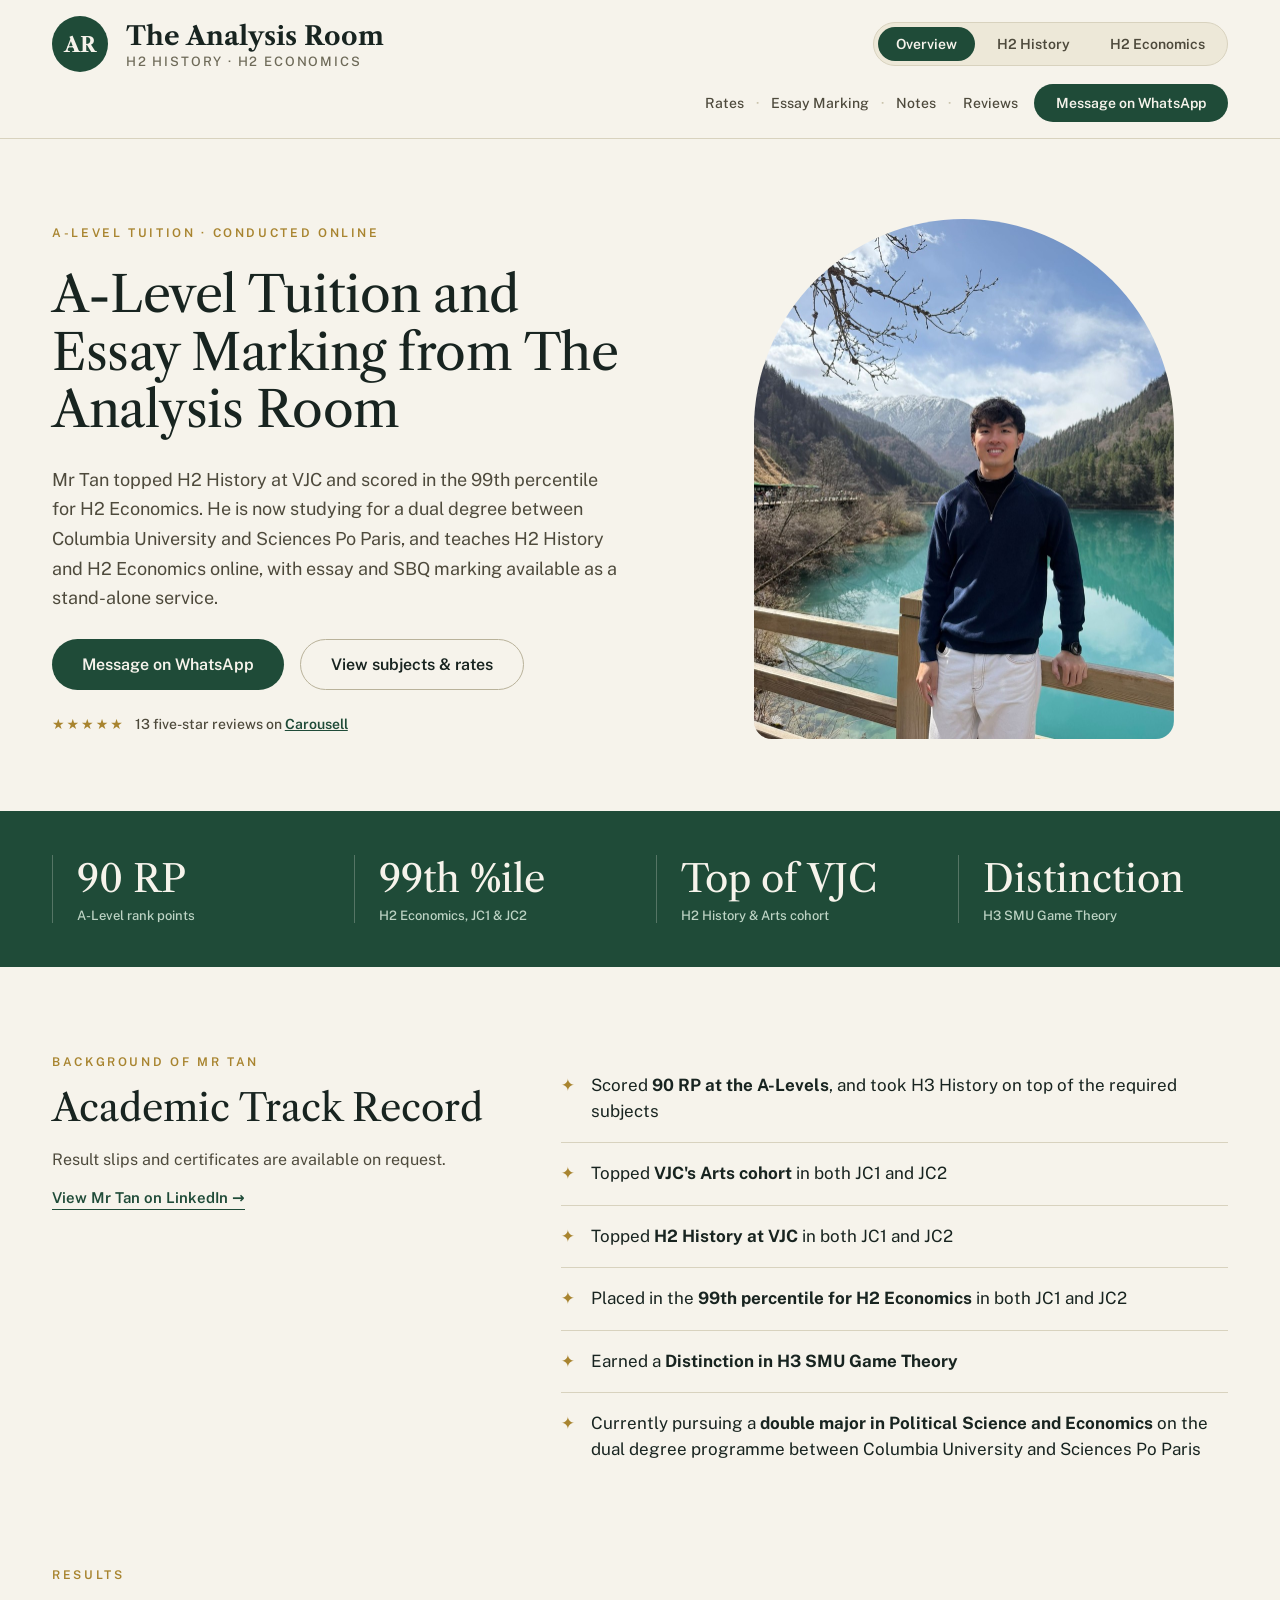
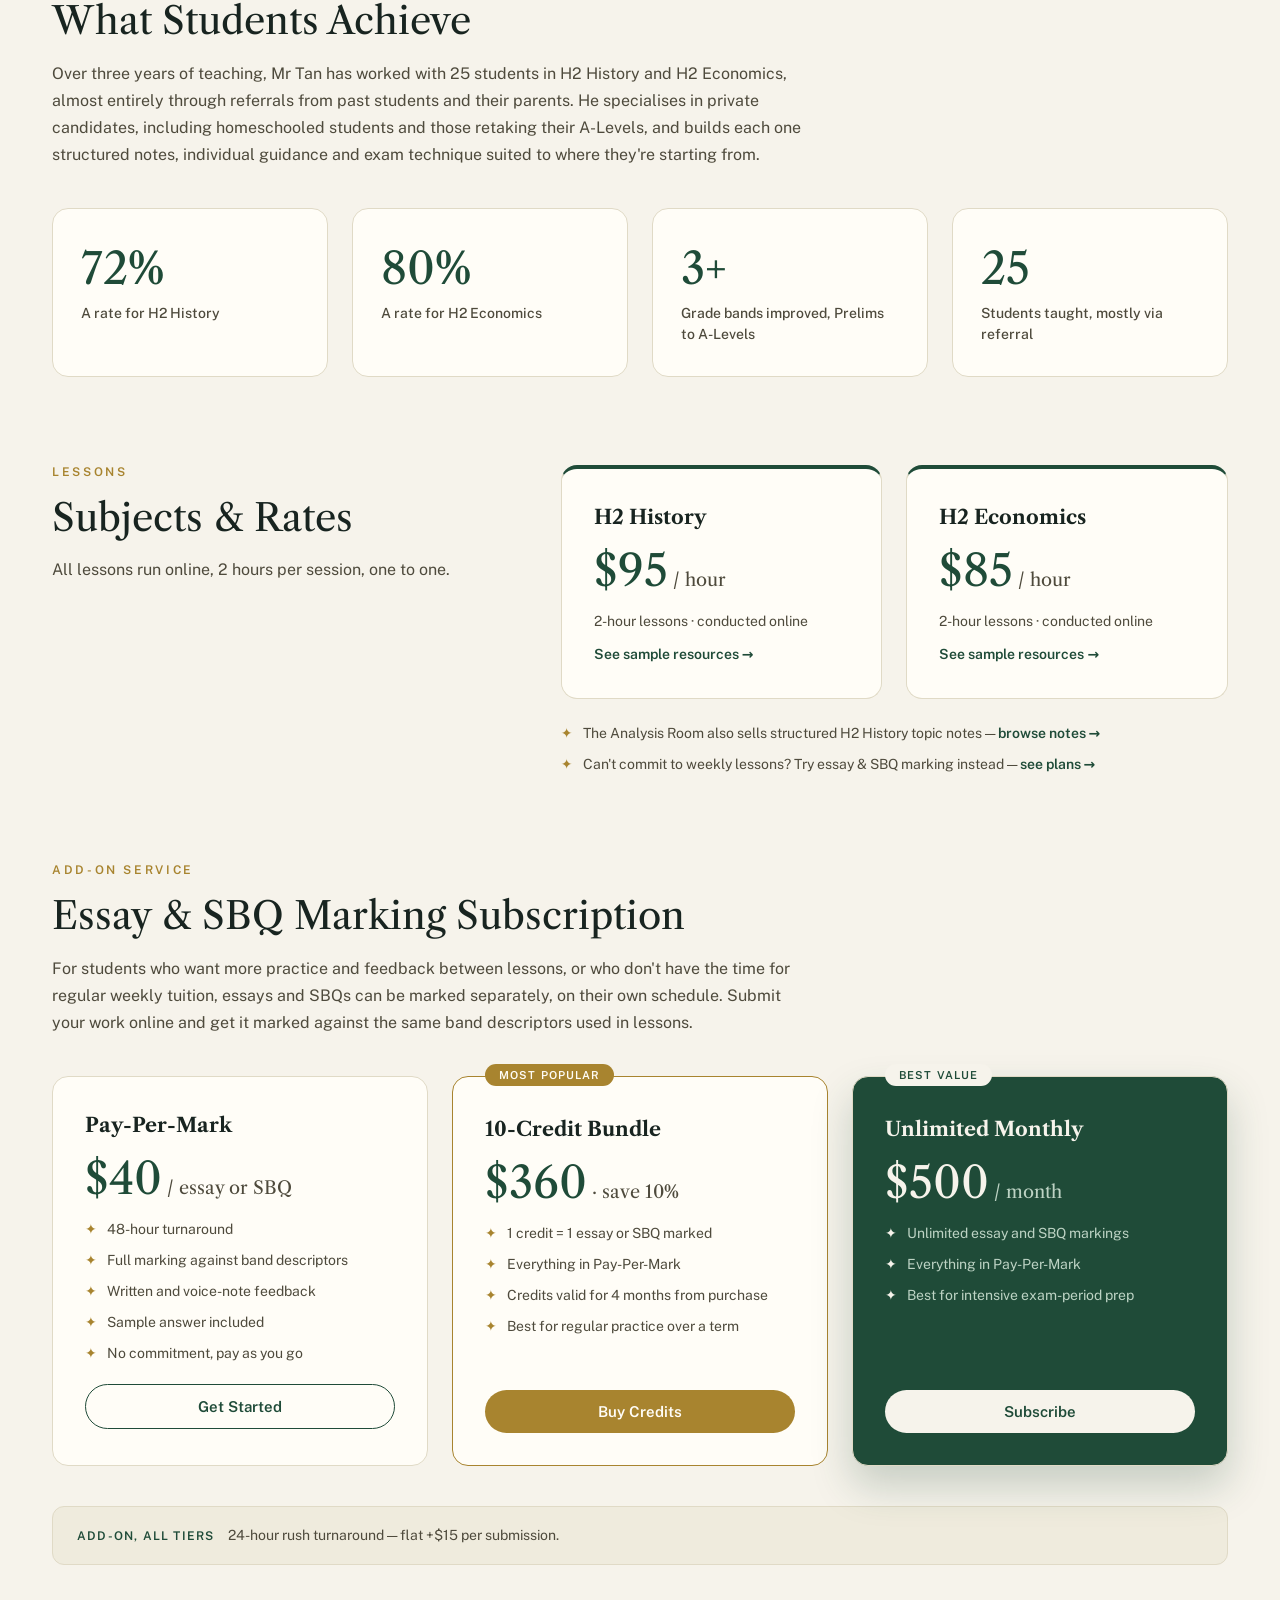
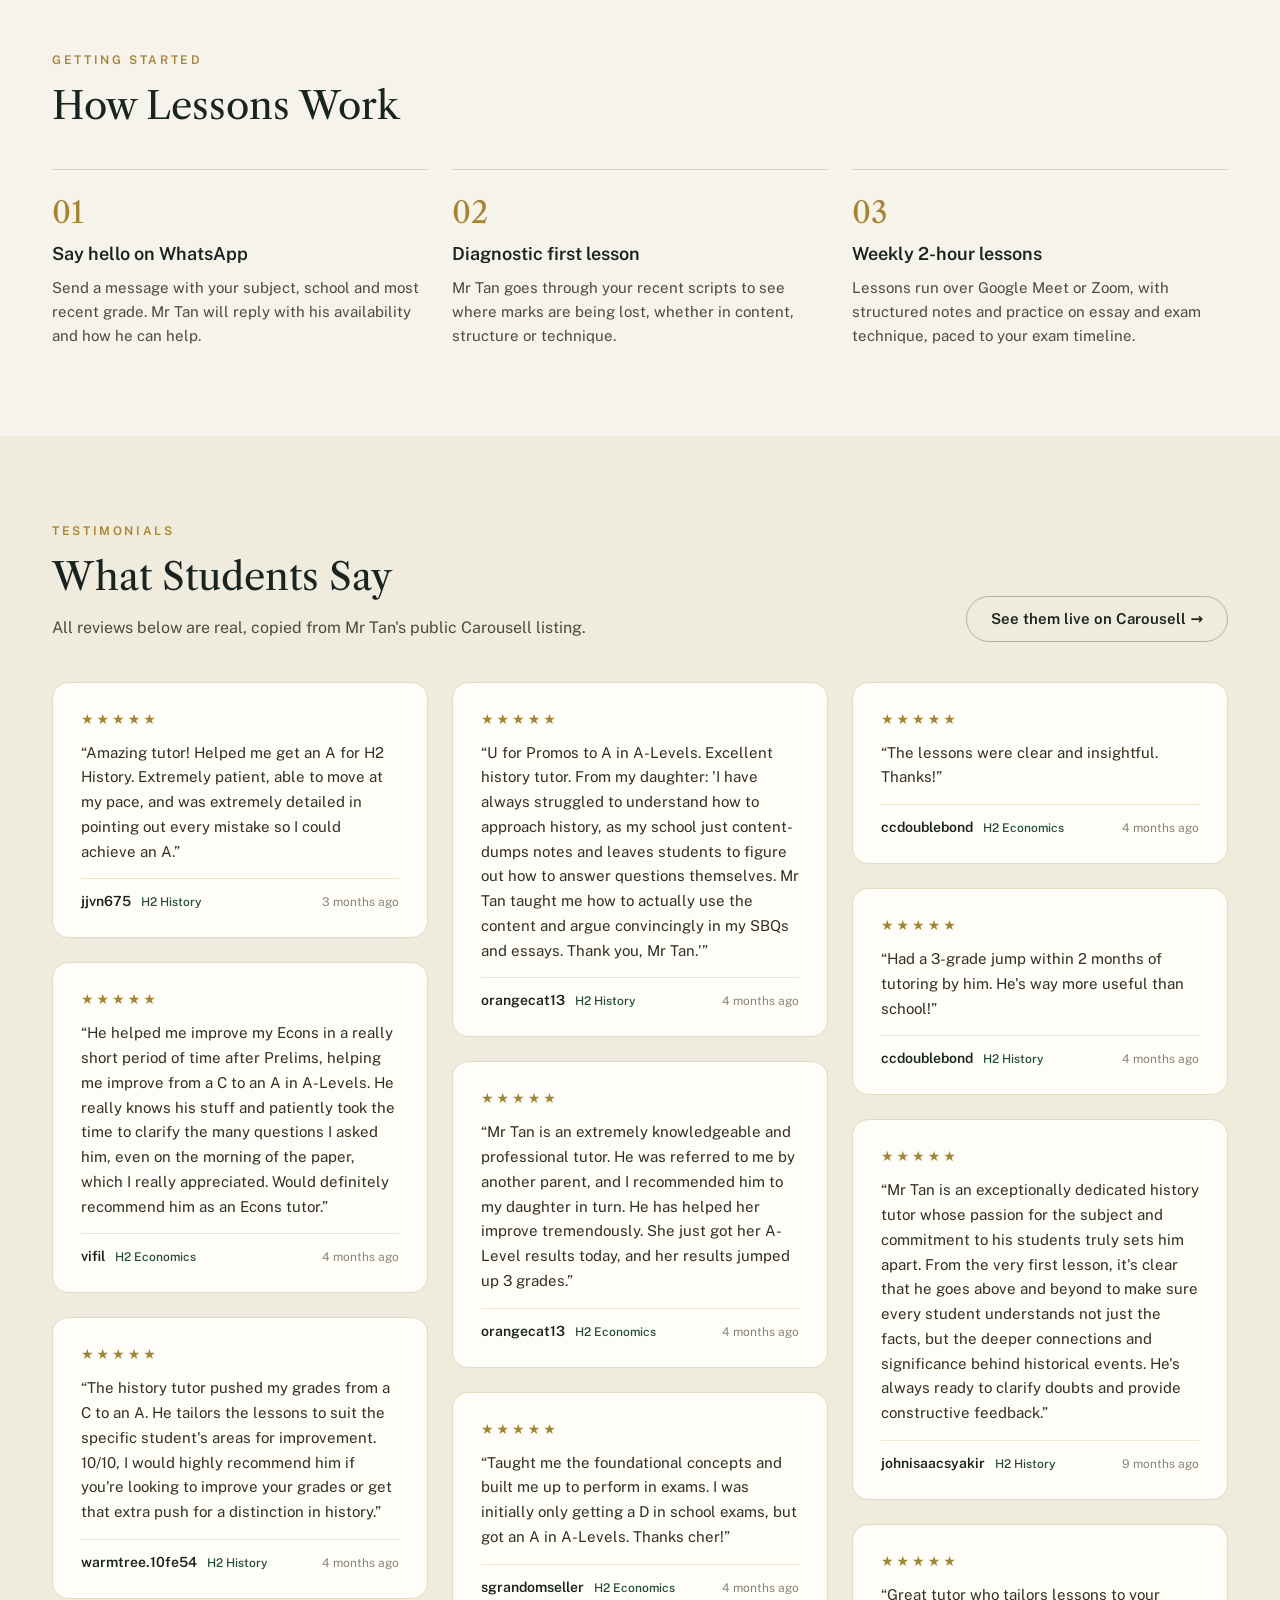
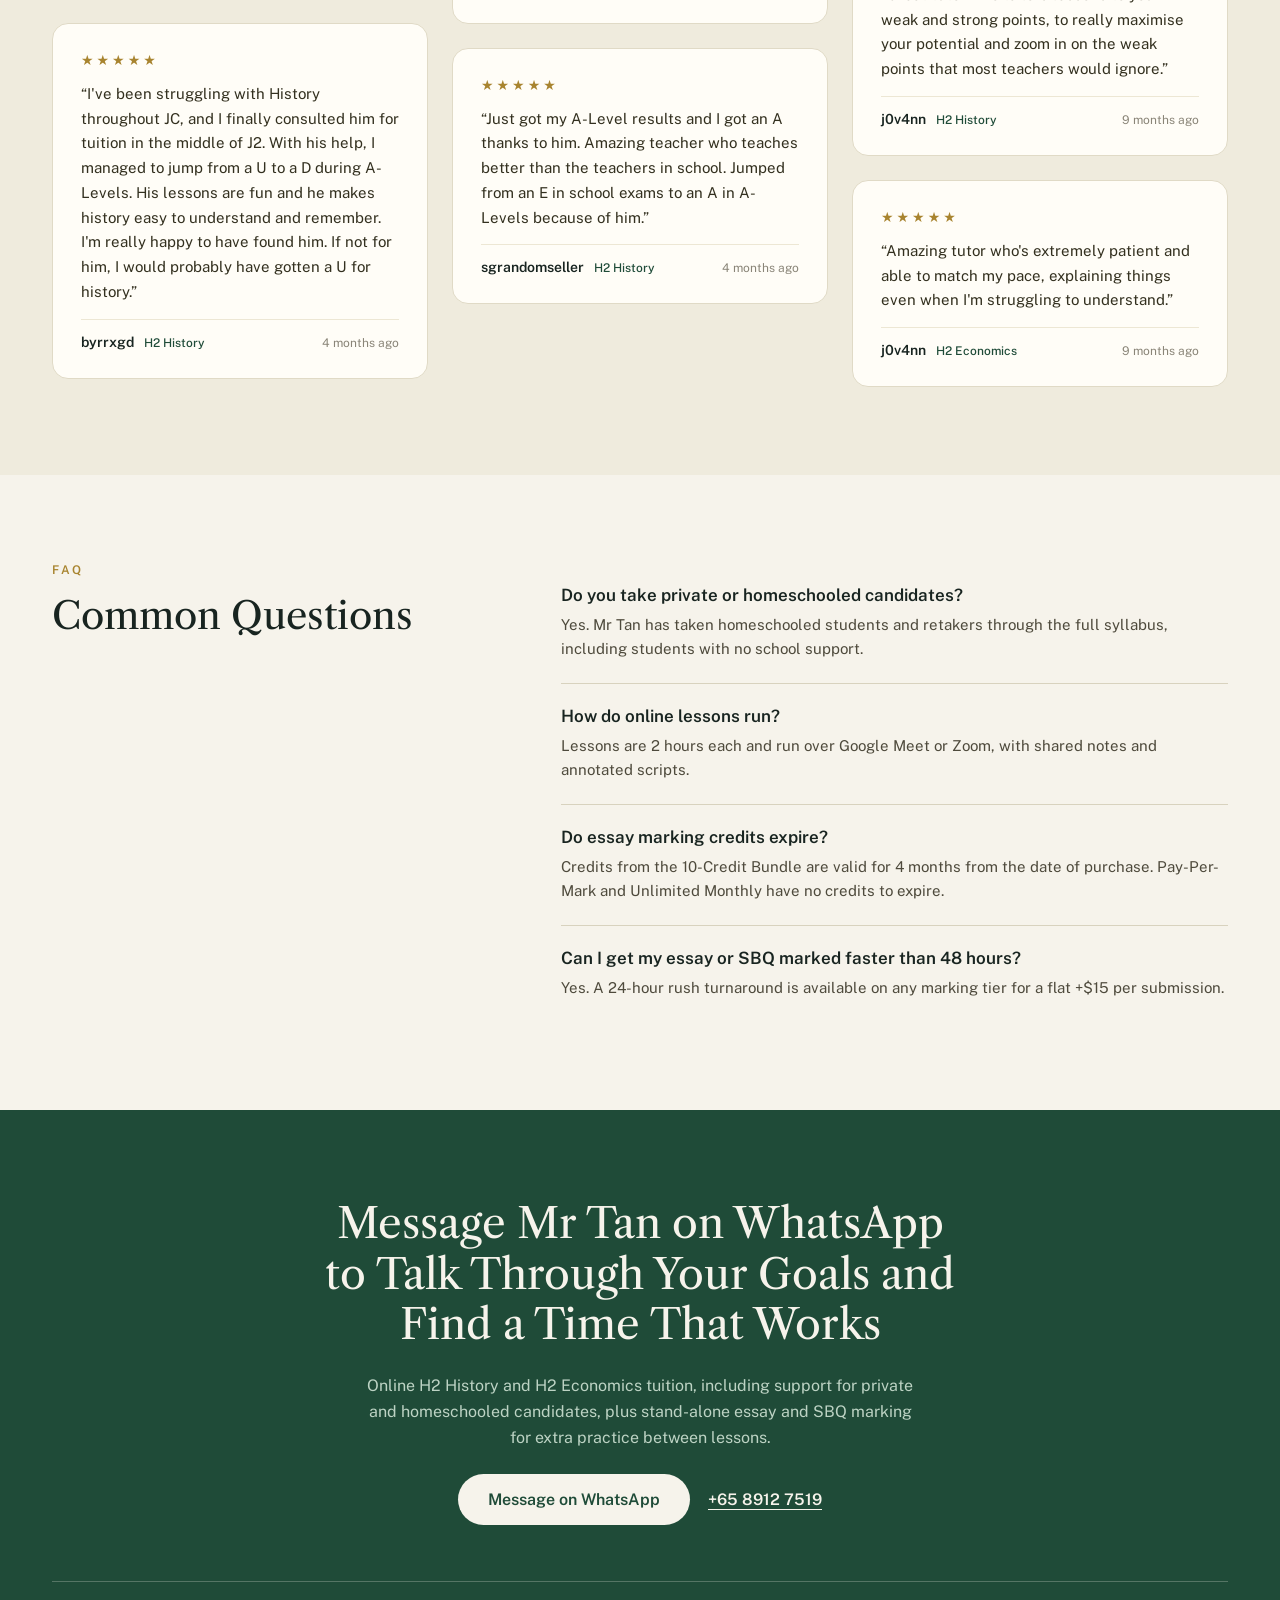
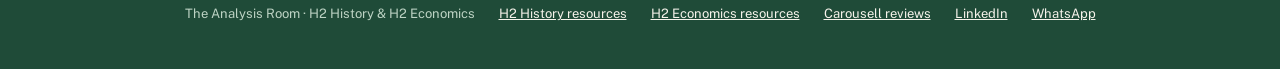
<file: index.html>
<!DOCTYPE html>
<html lang="en">
<head>
<meta charset="utf-8">
<meta name="viewport" content="width=device-width, initial-scale=1">
<meta name="google-site-verification" content="b08iAUjzaP9LsMpM6WyufQFukreTEEdE0M4-Xb8y638">
<title>H2 History &amp; H2 Economics Tuition Singapore | The Analysis Room</title>
<meta name="description" content="One-to-one H2 History and H2 Economics tuition in Singapore, online with Mr Tan (90 RP, Columbia University). Essay &amp; SBQ marking and topic notes also available. 13 five-star reviews.">
<link rel="canonical" href="https://theanalysisroom.net/">
<script type="application/ld+json">
{
  "@context": "https://schema.org",
  "@type": "LocalBusiness",
  "@id": "https://theanalysisroom.net/#business",
  "name": "The Analysis Room",
  "description": "One-to-one online H2 History and H2 Economics tuition for Singapore A-Level students, with stand-alone essay & SBQ marking and structured topic notes.",
  "url": "https://theanalysisroom.net/",
  "image": "https://theanalysisroom.net/assets/photo.jpg",
  "priceRange": "$85 - $95 per hour",
  "areaServed": {
    "@type": "Country",
    "name": "Singapore"
  },
  "founder": {
    "@type": "Person",
    "name": "Mr Tan",
    "alumniOf": "Columbia University and Sciences Po Paris",
    "jobTitle": "Tutor, H2 History and H2 Economics"
  },
  "aggregateRating": {
    "@type": "AggregateRating",
    "ratingValue": "5",
    "bestRating": "5",
    "ratingCount": "13"
  },
  "sameAs": [
    "https://www.carousell.sg/u/idiomamour/",
    "https://www.linkedin.com/in/zhongsingtan/"
  ],
  "makesOffer": [
    {
      "@type": "Offer",
      "itemOffered": {
        "@type": "Service",
        "name": "H2 History Tuition",
        "description": "One-to-one online H2 History tuition, 2-hour lessons, for JC and private A-Level candidates in Singapore.",
        "serviceType": "Tuition"
      },
      "price": "95",
      "priceCurrency": "SGD",
      "url": "https://theanalysisroom.net/history.html"
    },
    {
      "@type": "Offer",
      "itemOffered": {
        "@type": "Service",
        "name": "H2 Economics Tuition",
        "description": "One-to-one online H2 Economics tuition, 2-hour lessons, for JC and private A-Level candidates in Singapore.",
        "serviceType": "Tuition"
      },
      "price": "85",
      "priceCurrency": "SGD",
      "url": "https://theanalysisroom.net/economics.html"
    },
    {
      "@type": "Offer",
      "itemOffered": {
        "@type": "Service",
        "name": "H2 History Essay & SBQ Marking",
        "description": "Stand-alone marking service for H2 History essays and source-based questions, with detailed written feedback.",
        "serviceType": "Essay marking"
      },
      "url": "https://theanalysisroom.net/history.html#essay-marking"
    }
  ]
}
</script>
<link rel="preconnect" href="https://fonts.googleapis.com">
<link rel="preconnect" href="https://fonts.gstatic.com" crossorigin>
<link href="https://fonts.googleapis.com/css2?family=Libre+Caslon+Text:ital,wght@0,400;0,700;1,400&family=Public+Sans:wght@400;500;600;700&display=swap" rel="stylesheet">
<link rel="stylesheet" href="styles.css">
<script async src="https://www.googletagmanager.com/gtag/js?id=AW-18314792944"></script>
<script>
  window.dataLayer = window.dataLayer || [];
  function gtag(){dataLayer.push(arguments);}
  gtag('js', new Date());
  gtag('config', 'AW-18314792944');
</script>
</head>
<body>
<div id="page-fade-root">

<header class="nav">
  <div class="nav-row">
    <a class="brand" href="index.html">
      <div class="monogram">AR</div>
      <div class="brand-text">
        <span class="brand-name">The Analysis Room</span>
        <span class="brand-sub">H2 HISTORY · H2 ECONOMICS</span>
      </div>
    </a>
    <div class="tabs">
      <a class="tab active" href="index.html">Overview</a>
      <a class="tab" href="history.html">H2 History</a>
      <a class="tab" href="economics.html">H2 Economics</a>
    </div>
    <nav class="nav-sec">
      <a class="nav-link" href="#rates">Rates</a>
      <span class="nav-divider">·</span>
      <a class="nav-link" href="#essay-marking">Essay Marking</a>
      <span class="nav-divider">·</span>
      <a class="nav-link" href="history.html#notes">Notes</a>
      <span class="nav-divider">·</span>
      <a class="nav-link" href="#reviews">Reviews</a>
      <a class="btn-primary" href="https://wa.me/6589127519" target="_blank" rel="noopener">Message on WhatsApp</a>
    </nav>
  </div>
</header>

<main>

  <!-- Hero -->
  <section class="hero">
    <div class="hero-copy">
      <span class="kicker">A-Level Tuition · Conducted Online</span>
      <h1>A-Level Tuition and Essay Marking from The Analysis Room</h1>
      <p class="lede">Mr Tan topped H2 History at VJC and scored in the 99th percentile for H2 Economics. He is now studying for a dual degree between Columbia University and Sciences Po Paris, and teaches H2 History and H2 Economics online, with essay and SBQ marking available as a stand-alone service.</p>
      <div class="cta-row">
        <a class="btn-primary lg" href="https://wa.me/6589127519" target="_blank" rel="noopener">Message on WhatsApp</a>
        <a class="btn-outline" href="#rates">View subjects &amp; rates</a>
      </div>
      <div class="stars-line">
        <span class="stars">★★★★★</span>
        <span>13 five-star reviews on <a href="https://www.carousell.sg/u/idiomamour/?tab=reviews" target="_blank" rel="noopener">Carousell</a></span>
      </div>
    </div>
    <div class="hero-photo">
      <img src="assets/photo.jpg" alt="Portrait of Mr Tan" width="420" height="520">
    </div>
  </section>

  <!-- Stat band -->
  <section class="stat-band">
    <div class="stat-band-inner">
      <div class="stat"><span class="stat-num">90 RP</span><span class="stat-label">A-Level rank points</span></div>
      <div class="stat"><span class="stat-num">99th %ile</span><span class="stat-label">H2 Economics, JC1 &amp; JC2</span></div>
      <div class="stat"><span class="stat-num">Top of VJC</span><span class="stat-label">H2 History &amp; Arts cohort</span></div>
      <div class="stat"><span class="stat-num">Distinction</span><span class="stat-label">H3 SMU Game Theory</span></div>
    </div>
  </section>

  <!-- Background of Mr Tan -->
  <section id="background" class="two-col">
    <div class="section-intro">
      <span class="kicker">Background of Mr Tan</span>
      <h2>Academic Track Record</h2>
      <p>Result slips and certificates are available on request.</p>
      <a class="text-link" href="https://www.linkedin.com/in/zhongsingtan/" target="_blank" rel="noopener">View Mr Tan on LinkedIn →</a>
    </div>
    <ul class="track-list">
      <li><span class="glyph">✦</span><span>Scored <strong>90 RP at the A-Levels</strong>, and took H3 History on top of the required subjects</span></li>
      <li><span class="glyph">✦</span><span>Topped <strong>VJC's Arts cohort</strong> in both JC1 and JC2</span></li>
      <li><span class="glyph">✦</span><span>Topped <strong>H2 History at VJC</strong> in both JC1 and JC2</span></li>
      <li><span class="glyph">✦</span><span>Placed in the <strong>99th percentile for H2 Economics</strong> in both JC1 and JC2</span></li>
      <li><span class="glyph">✦</span><span>Earned a <strong>Distinction in H3 SMU Game Theory</strong></span></li>
      <li><span class="glyph">✦</span><span>Currently pursuing a <strong>double major in Political Science and Economics</strong> on the dual degree programme between Columbia University and Sciences Po Paris</span></li>
    </ul>
  </section>

  <!-- Results -->
  <section class="stack-section">
    <div class="section-intro">
      <span class="kicker">Results</span>
      <h2>What Students Achieve</h2>
      <p class="wide-copy">Over three years of teaching, Mr Tan has worked with 25 students in H2 History and H2 Economics, almost entirely through referrals from past students and their parents. He specialises in private candidates, including homeschooled students and those retaking their A-Levels, and builds each one structured notes, individual guidance and exam technique suited to where they're starting from.</p>
    </div>
    <div class="results-grid">
      <div class="num-card"><span class="big">72%</span><span class="label">A rate for H2 History</span></div>
      <div class="num-card"><span class="big">80%</span><span class="label">A rate for H2 Economics</span></div>
      <div class="num-card"><span class="big">3+</span><span class="label">Grade bands improved, Prelims to A-Levels</span></div>
      <div class="num-card"><span class="big">25</span><span class="label">Students taught, mostly via referral</span></div>
    </div>
  </section>

  <!-- Rates -->
  <section id="rates" class="two-col tight">
    <div class="section-intro">
      <span class="kicker">Lessons</span>
      <h2>Subjects &amp; Rates</h2>
      <p>All lessons run online, 2 hours per session, one to one.</p>
    </div>
    <div class="rates-grid">
      <div class="rate-card">
        <span class="subject">H2 History</span>
        <span class="price">$95<span class="per"> / hour</span></span>
        <span class="meta">2-hour lessons · conducted online</span>
        <a class="res-link" href="history.html">See sample resources →</a>
      </div>
      <div class="rate-card">
        <span class="subject">H2 Economics</span>
        <span class="price">$85<span class="per"> / hour</span></span>
        <span class="meta">2-hour lessons · conducted online</span>
        <a class="res-link" href="economics.html">See sample resources →</a>
      </div>
      <div class="rate-crosslinks">
        <div class="xline"><span class="glyph">✦</span><span>The Analysis Room also sells structured H2 History topic notes — <a href="history.html#notes">browse notes →</a></span></div>
        <div class="xline"><span class="glyph">✦</span><span>Can't commit to weekly lessons? Try essay &amp; SBQ marking instead — <a href="#essay-marking">see plans →</a></span></div>
      </div>
    </div>
  </section>

  <!-- Essay & SBQ marking subscription -->
  <section id="essay-marking" class="stack-section">
    <div class="section-intro">
      <span class="kicker">Add-on Service</span>
      <h2>Essay &amp; SBQ Marking Subscription</h2>
      <p class="wide-copy">For students who want more practice and feedback between lessons, or who don't have the time for regular weekly tuition, essays and SBQs can be marked separately, on their own schedule. Submit your work online and get it marked against the same band descriptors used in lessons.</p>
    </div>
    <div class="marking-grid">
      <div class="plan-card">
        <span class="plan-name">Pay-Per-Mark</span>
        <span class="plan-price">$40<span class="per"> / essay or SBQ</span></span>
        <ul class="plan-feats">
          <li><span class="glyph">✦</span><span>48-hour turnaround</span></li>
          <li><span class="glyph">✦</span><span>Full marking against band descriptors</span></li>
          <li><span class="glyph">✦</span><span>Written and voice-note feedback</span></li>
          <li><span class="glyph">✦</span><span>Sample answer included</span></li>
          <li><span class="glyph">✦</span><span>No commitment, pay as you go</span></li>
        </ul>
        <a class="plan-btn outline" href="https://wa.me/6589127519?text=Hi%21%20I%27m%20interested%20in%20the%20Pay-Per-Mark%20essay%20marking%20service." target="_blank" rel="noopener">Get Started</a>
      </div>

      <div class="plan-card popular">
        <span class="badge gold">MOST POPULAR</span>
        <span class="plan-name">10-Credit Bundle</span>
        <span class="plan-price">$360<span class="per"> · save 10%</span></span>
        <ul class="plan-feats">
          <li><span class="glyph">✦</span><span>1 credit = 1 essay or SBQ marked</span></li>
          <li><span class="glyph">✦</span><span>Everything in Pay-Per-Mark</span></li>
          <li><span class="glyph">✦</span><span>Credits valid for 4 months from purchase</span></li>
          <li><span class="glyph">✦</span><span>Best for regular practice over a term</span></li>
        </ul>
        <a class="plan-btn gold" href="https://wa.me/6589127519?text=Hi%21%20I%27m%20interested%20in%20the%2010-Credit%20Essay%20Marking%20Bundle." target="_blank" rel="noopener">Buy Credits</a>
      </div>

      <div class="plan-card best-value">
        <span class="badge cream">BEST VALUE</span>
        <span class="plan-name">Unlimited Monthly</span>
        <span class="plan-price">$500<span class="per"> / month</span></span>
        <ul class="plan-feats">
          <li><span class="glyph">✦</span><span>Unlimited essay and SBQ markings</span></li>
          <li><span class="glyph">✦</span><span>Everything in Pay-Per-Mark</span></li>
          <li><span class="glyph">✦</span><span>Best for intensive exam-period prep</span></li>
        </ul>
        <a class="plan-btn cream" href="https://wa.me/6589127519?text=Hi%21%20I%27m%20interested%20in%20the%20Unlimited%20Monthly%20Essay%20Marking%20subscription." target="_blank" rel="noopener">Subscribe</a>
      </div>
    </div>
    <div class="info-strip">
      <span class="label">ADD-ON, ALL TIERS</span>
      <span class="body">24-hour rush turnaround — flat +$15 per submission.</span>
    </div>
  </section>

  <!-- How lessons work -->
  <section class="stack-section">
    <div class="section-intro">
      <span class="kicker">Getting Started</span>
      <h2>How Lessons Work</h2>
    </div>
    <div class="steps-grid">
      <div class="step">
        <span class="step-num">01</span>
        <span class="step-title">Say hello on WhatsApp</span>
        <p>Send a message with your subject, school and most recent grade. Mr Tan will reply with his availability and how he can help.</p>
      </div>
      <div class="step">
        <span class="step-num">02</span>
        <span class="step-title">Diagnostic first lesson</span>
        <p>Mr Tan goes through your recent scripts to see where marks are being lost, whether in content, structure or technique.</p>
      </div>
      <div class="step">
        <span class="step-num">03</span>
        <span class="step-title">Weekly 2-hour lessons</span>
        <p>Lessons run over Google Meet or Zoom, with structured notes and practice on essay and exam technique, paced to your exam timeline.</p>
      </div>
    </div>
  </section>

  <!-- Testimonials -->
  <section id="reviews" class="reviews-band">
    <div class="reviews-inner">
      <div class="reviews-header">
        <div class="section-intro">
          <span class="kicker">Testimonials</span>
          <h2>What Students Say</h2>
          <p>All reviews below are real, copied from Mr Tan's public Carousell listing.</p>
        </div>
        <a class="btn-outline sm" href="https://www.carousell.sg/u/idiomamour/?tab=reviews" target="_blank" rel="noopener">See them live on Carousell →</a>
      </div>
      <div class="masonry">
        <div class="review-card">
          <span class="stars">★★★★★</span>
          <blockquote>“Amazing tutor! Helped me get an A for H2 History. Extremely patient, able to move at my pace, and was extremely detailed in pointing out every mistake so I could achieve an A.”</blockquote>
          <div class="review-meta"><span class="name">jjvn675</span><span class="subject">H2 History</span><span class="when">3 months ago</span></div>
        </div>
        <div class="review-card">
          <span class="stars">★★★★★</span>
          <blockquote>“He helped me improve my Econs in a really short period of time after Prelims, helping me improve from a C to an A in A-Levels. He really knows his stuff and patiently took the time to clarify the many questions I asked him, even on the morning of the paper, which I really appreciated. Would definitely recommend him as an Econs tutor.”</blockquote>
          <div class="review-meta"><span class="name">vifil</span><span class="subject">H2 Economics</span><span class="when">4 months ago</span></div>
        </div>
        <div class="review-card">
          <span class="stars">★★★★★</span>
          <blockquote>“The history tutor pushed my grades from a C to an A. He tailors the lessons to suit the specific student's areas for improvement. 10/10, I would highly recommend him if you're looking to improve your grades or get that extra push for a distinction in history.”</blockquote>
          <div class="review-meta"><span class="name">warmtree.10fe54</span><span class="subject">H2 History</span><span class="when">4 months ago</span></div>
        </div>
        <div class="review-card">
          <span class="stars">★★★★★</span>
          <blockquote>“I've been struggling with History throughout JC, and I finally consulted him for tuition in the middle of J2. With his help, I managed to jump from a U to a D during A-Levels. His lessons are fun and he makes history easy to understand and remember. I'm really happy to have found him. If not for him, I would probably have gotten a U for history.”</blockquote>
          <div class="review-meta"><span class="name">byrrxgd</span><span class="subject">H2 History</span><span class="when">4 months ago</span></div>
        </div>
        <div class="review-card">
          <span class="stars">★★★★★</span>
          <blockquote>“U for Promos to A in A-Levels. Excellent history tutor. From my daughter: 'I have always struggled to understand how to approach history, as my school just content-dumps notes and leaves students to figure out how to answer questions themselves. Mr Tan taught me how to actually use the content and argue convincingly in my SBQs and essays. Thank you, Mr Tan.'”</blockquote>
          <div class="review-meta"><span class="name">orangecat13</span><span class="subject">H2 History</span><span class="when">4 months ago</span></div>
        </div>
        <div class="review-card">
          <span class="stars">★★★★★</span>
          <blockquote>“Mr Tan is an extremely knowledgeable and professional tutor. He was referred to me by another parent, and I recommended him to my daughter in turn. He has helped her improve tremendously. She just got her A-Level results today, and her results jumped up 3 grades.”</blockquote>
          <div class="review-meta"><span class="name">orangecat13</span><span class="subject">H2 Economics</span><span class="when">4 months ago</span></div>
        </div>
        <div class="review-card">
          <span class="stars">★★★★★</span>
          <blockquote>“Taught me the foundational concepts and built me up to perform in exams. I was initially only getting a D in school exams, but got an A in A-Levels. Thanks cher!”</blockquote>
          <div class="review-meta"><span class="name">sgrandomseller</span><span class="subject">H2 Economics</span><span class="when">4 months ago</span></div>
        </div>
        <div class="review-card">
          <span class="stars">★★★★★</span>
          <blockquote>“Just got my A-Level results and I got an A thanks to him. Amazing teacher who teaches better than the teachers in school. Jumped from an E in school exams to an A in A-Levels because of him.”</blockquote>
          <div class="review-meta"><span class="name">sgrandomseller</span><span class="subject">H2 History</span><span class="when">4 months ago</span></div>
        </div>
        <div class="review-card">
          <span class="stars">★★★★★</span>
          <blockquote>“The lessons were clear and insightful. Thanks!”</blockquote>
          <div class="review-meta"><span class="name">ccdoublebond</span><span class="subject">H2 Economics</span><span class="when">4 months ago</span></div>
        </div>
        <div class="review-card">
          <span class="stars">★★★★★</span>
          <blockquote>“Had a 3-grade jump within 2 months of tutoring by him. He's way more useful than school!”</blockquote>
          <div class="review-meta"><span class="name">ccdoublebond</span><span class="subject">H2 History</span><span class="when">4 months ago</span></div>
        </div>
        <div class="review-card">
          <span class="stars">★★★★★</span>
          <blockquote>“Mr Tan is an exceptionally dedicated history tutor whose passion for the subject and commitment to his students truly sets him apart. From the very first lesson, it's clear that he goes above and beyond to make sure every student understands not just the facts, but the deeper connections and significance behind historical events. He's always ready to clarify doubts and provide constructive feedback.”</blockquote>
          <div class="review-meta"><span class="name">johnisaacsyakir</span><span class="subject">H2 History</span><span class="when">9 months ago</span></div>
        </div>
        <div class="review-card">
          <span class="stars">★★★★★</span>
          <blockquote>“Great tutor who tailors lessons to your weak and strong points, to really maximise your potential and zoom in on the weak points that most teachers would ignore.”</blockquote>
          <div class="review-meta"><span class="name">j0v4nn</span><span class="subject">H2 History</span><span class="when">9 months ago</span></div>
        </div>
        <div class="review-card">
          <span class="stars">★★★★★</span>
          <blockquote>“Amazing tutor who's extremely patient and able to match my pace, explaining things even when I'm struggling to understand.”</blockquote>
          <div class="review-meta"><span class="name">j0v4nn</span><span class="subject">H2 Economics</span><span class="when">9 months ago</span></div>
        </div>
      </div>
    </div>
  </section>

  <!-- FAQ -->
  <section id="faq" class="two-col">
    <div class="section-intro">
      <span class="kicker">FAQ</span>
      <h2>Common Questions</h2>
    </div>
    <div class="faq-list">
      <div class="faq-item">
        <span class="q">Do you take private or homeschooled candidates?</span>
        <p>Yes. Mr Tan has taken homeschooled students and retakers through the full syllabus, including students with no school support.</p>
      </div>
      <div class="faq-item">
        <span class="q">How do online lessons run?</span>
        <p>Lessons are 2 hours each and run over Google Meet or Zoom, with shared notes and annotated scripts.</p>
      </div>
      <div class="faq-item">
        <span class="q">Do essay marking credits expire?</span>
        <p>Credits from the 10-Credit Bundle are valid for 4 months from the date of purchase. Pay-Per-Mark and Unlimited Monthly have no credits to expire.</p>
      </div>
      <div class="faq-item">
        <span class="q">Can I get my essay or SBQ marked faster than 48 hours?</span>
        <p>Yes. A 24-hour rush turnaround is available on any marking tier for a flat +$15 per submission.</p>
      </div>
    </div>
  </section>

</main>

<!-- Footer CTA -->
<footer class="footer-cta">
  <div class="footer-cta-inner">
    <h2>Message Mr Tan on WhatsApp to Talk Through Your Goals and Find a Time That Works</h2>
    <p class="sub">Online H2 History and H2 Economics tuition, including support for private and homeschooled candidates, plus stand-alone essay and SBQ marking for extra practice between lessons.</p>
    <div class="footer-cta-buttons">
      <a class="btn-cream" href="https://wa.me/6589127519" target="_blank" rel="noopener">Message on WhatsApp</a>
      <a class="phone-link" href="tel:+6589127519">+65 8912 7519</a>
    </div>
    <div class="footer-links">
      <span>The Analysis Room · H2 History &amp; H2 Economics</span>
      <a href="history.html">H2 History resources</a>
      <a href="economics.html">H2 Economics resources</a>
      <a href="https://www.carousell.sg/u/idiomamour/?tab=reviews" target="_blank" rel="noopener">Carousell reviews</a>
      <a href="https://www.linkedin.com/in/zhongsingtan/" target="_blank" rel="noopener">LinkedIn</a>
      <a href="https://wa.me/6589127519" target="_blank" rel="noopener">WhatsApp</a>
    </div>
  </div>
</footer>

</div>
<script src="site.js"></script>
</body>
</html>
</file>
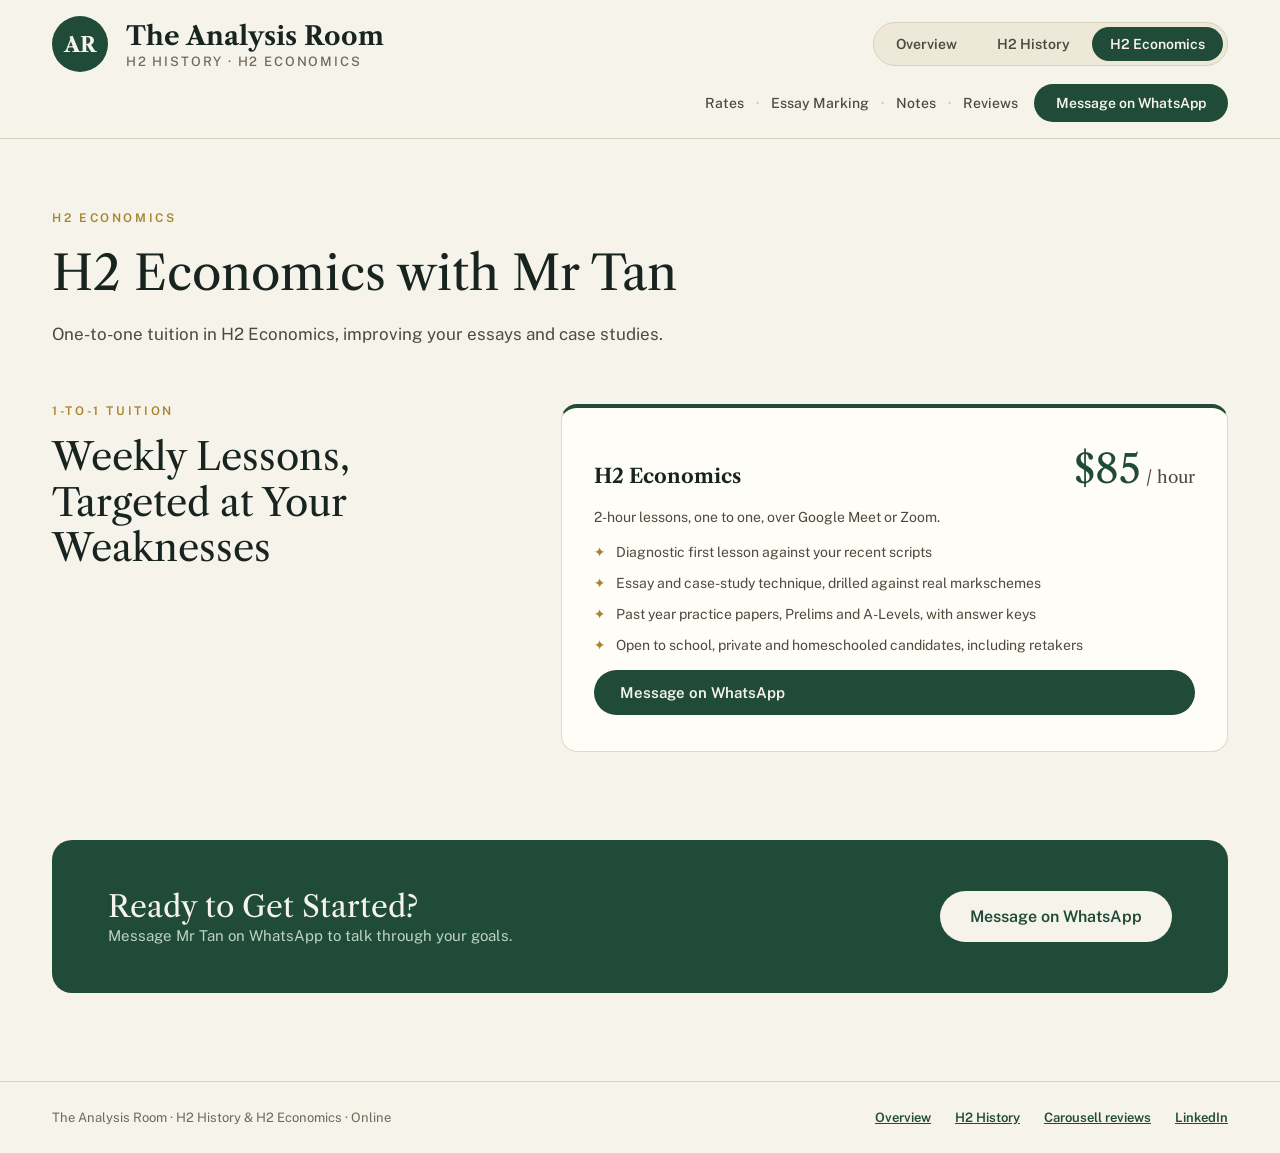
<file: economics.html>
<!DOCTYPE html>
<html lang="en">
<head>
<meta charset="utf-8">
<meta name="viewport" content="width=device-width, initial-scale=1">
<title>H2 Economics Tuition Singapore — Essays &amp; Case Studies | The Analysis Room</title>
<meta name="description" content="H2 Economics tuition in Singapore with Mr Tan, 99th percentile for H2 Economics. One-to-one online lessons focused on essays and case-study technique.">
<link rel="canonical" href="https://theanalysisroom.net/economics.html">
<script type="application/ld+json">
{
  "@context": "https://schema.org",
  "@type": "Service",
  "name": "H2 Economics Tuition",
  "serviceType": "Tuition",
  "description": "One-to-one online H2 Economics tuition for Singapore A-Level students, focused on essay and case-study technique.",
  "provider": { "@id": "https://theanalysisroom.net/#business" },
  "areaServed": { "@type": "Country", "name": "Singapore" },
  "url": "https://theanalysisroom.net/economics.html",
  "offers": {
    "@type": "Offer",
    "price": "85",
    "priceCurrency": "SGD",
    "description": "One-to-one 2-hour online lessons at $85 per hour"
  }
}
</script>
<link rel="preconnect" href="https://fonts.googleapis.com">
<link rel="preconnect" href="https://fonts.gstatic.com" crossorigin>
<link href="https://fonts.googleapis.com/css2?family=Libre+Caslon+Text:ital,wght@0,400;0,700;1,400&family=Public+Sans:wght@400;500;600;700&display=swap" rel="stylesheet">
<link rel="stylesheet" href="styles.css">
<script async src="https://www.googletagmanager.com/gtag/js?id=AW-18314792944"></script>
<script>
  window.dataLayer = window.dataLayer || [];
  function gtag(){dataLayer.push(arguments);}
  gtag('js', new Date());
  gtag('config', 'AW-18314792944');
</script>
</head>
<body>
<div id="page-fade-root" class="page-column">

<header class="nav">
  <div class="nav-row">
    <a class="brand" href="index.html">
      <div class="monogram">AR</div>
      <div class="brand-text">
        <span class="brand-name">The Analysis Room</span>
        <span class="brand-sub">H2 HISTORY · H2 ECONOMICS</span>
      </div>
    </a>
    <div class="tabs">
      <a class="tab" href="index.html">Overview</a>
      <a class="tab" href="history.html">H2 History</a>
      <a class="tab active" href="economics.html">H2 Economics</a>
    </div>
    <nav class="nav-sec">
      <a class="nav-link" href="index.html#rates">Rates</a>
      <span class="nav-divider">·</span>
      <a class="nav-link" href="history.html#essay-marking">Essay Marking</a>
      <span class="nav-divider">·</span>
      <a class="nav-link" href="history.html#notes">Notes</a>
      <span class="nav-divider">·</span>
      <a class="nav-link" href="index.html#reviews">Reviews</a>
      <a class="btn-primary" href="https://wa.me/6589127519" target="_blank" rel="noopener">Message on WhatsApp</a>
    </nav>
  </div>
</header>

<main class="page-column">

  <div class="page-head">
    <span class="kicker">H2 Economics</span>
    <h1>H2 Economics with Mr Tan</h1>
    <p>One-to-one tuition in H2 Economics, improving your essays and case studies.</p>
  </div>

  <!-- 1-to-1 tuition -->
  <section id="tuition" class="two-col tight">
    <div class="section-intro">
      <span class="kicker">1-to-1 Tuition</span>
      <h2>Weekly Lessons, Targeted at Your Weaknesses</h2>
    </div>
    <div class="tuition-card">
      <div class="card-head">
        <span class="subject">H2 Economics</span>
        <span class="price">$85<span class="per"> / hour</span></span>
      </div>
      <span class="meta">2-hour lessons, one to one, over Google Meet or Zoom.</span>
      <ul class="feat-list">
        <li><span class="glyph">✦</span><span>Diagnostic first lesson against your recent scripts</span></li>
        <li><span class="glyph">✦</span><span>Essay and case-study technique, drilled against real markschemes</span></li>
        <li><span class="glyph">✦</span><span>Past year practice papers, Prelims and A-Levels, with answer keys</span></li>
        <li><span class="glyph">✦</span><span>Open to school, private and homeschooled candidates, including retakers</span></li>
      </ul>
      <a class="btn-primary md" href="https://wa.me/6589127519?text=Hi%21%20I%27m%20interested%20in%20H2%20Economics%20tuition." target="_blank" rel="noopener">Message on WhatsApp</a>
    </div>
  </section>

  <!-- CTA band -->
  <div class="cta-band-wrap">
    <div class="cta-band">
      <div>
        <h2>Ready to Get Started?</h2>
        <span class="sub">Message Mr Tan on WhatsApp to talk through your goals.</span>
      </div>
      <a class="btn-cream" href="https://wa.me/6589127519" target="_blank" rel="noopener">Message on WhatsApp</a>
    </div>
  </div>

</main>

<footer class="simple-footer">
  <div class="simple-footer-inner">
    <span>The Analysis Room · H2 History &amp; H2 Economics · Online</span>
    <div class="links">
      <a href="index.html">Overview</a>
      <a href="history.html">H2 History</a>
      <a href="https://www.carousell.sg/u/idiomamour/?tab=reviews" target="_blank" rel="noopener">Carousell reviews</a>
      <a href="https://www.linkedin.com/in/zhongsingtan/" target="_blank" rel="noopener">LinkedIn</a>
    </div>
  </div>
</footer>

</div>
<script src="site.js"></script>
</body>
</html>
</file>
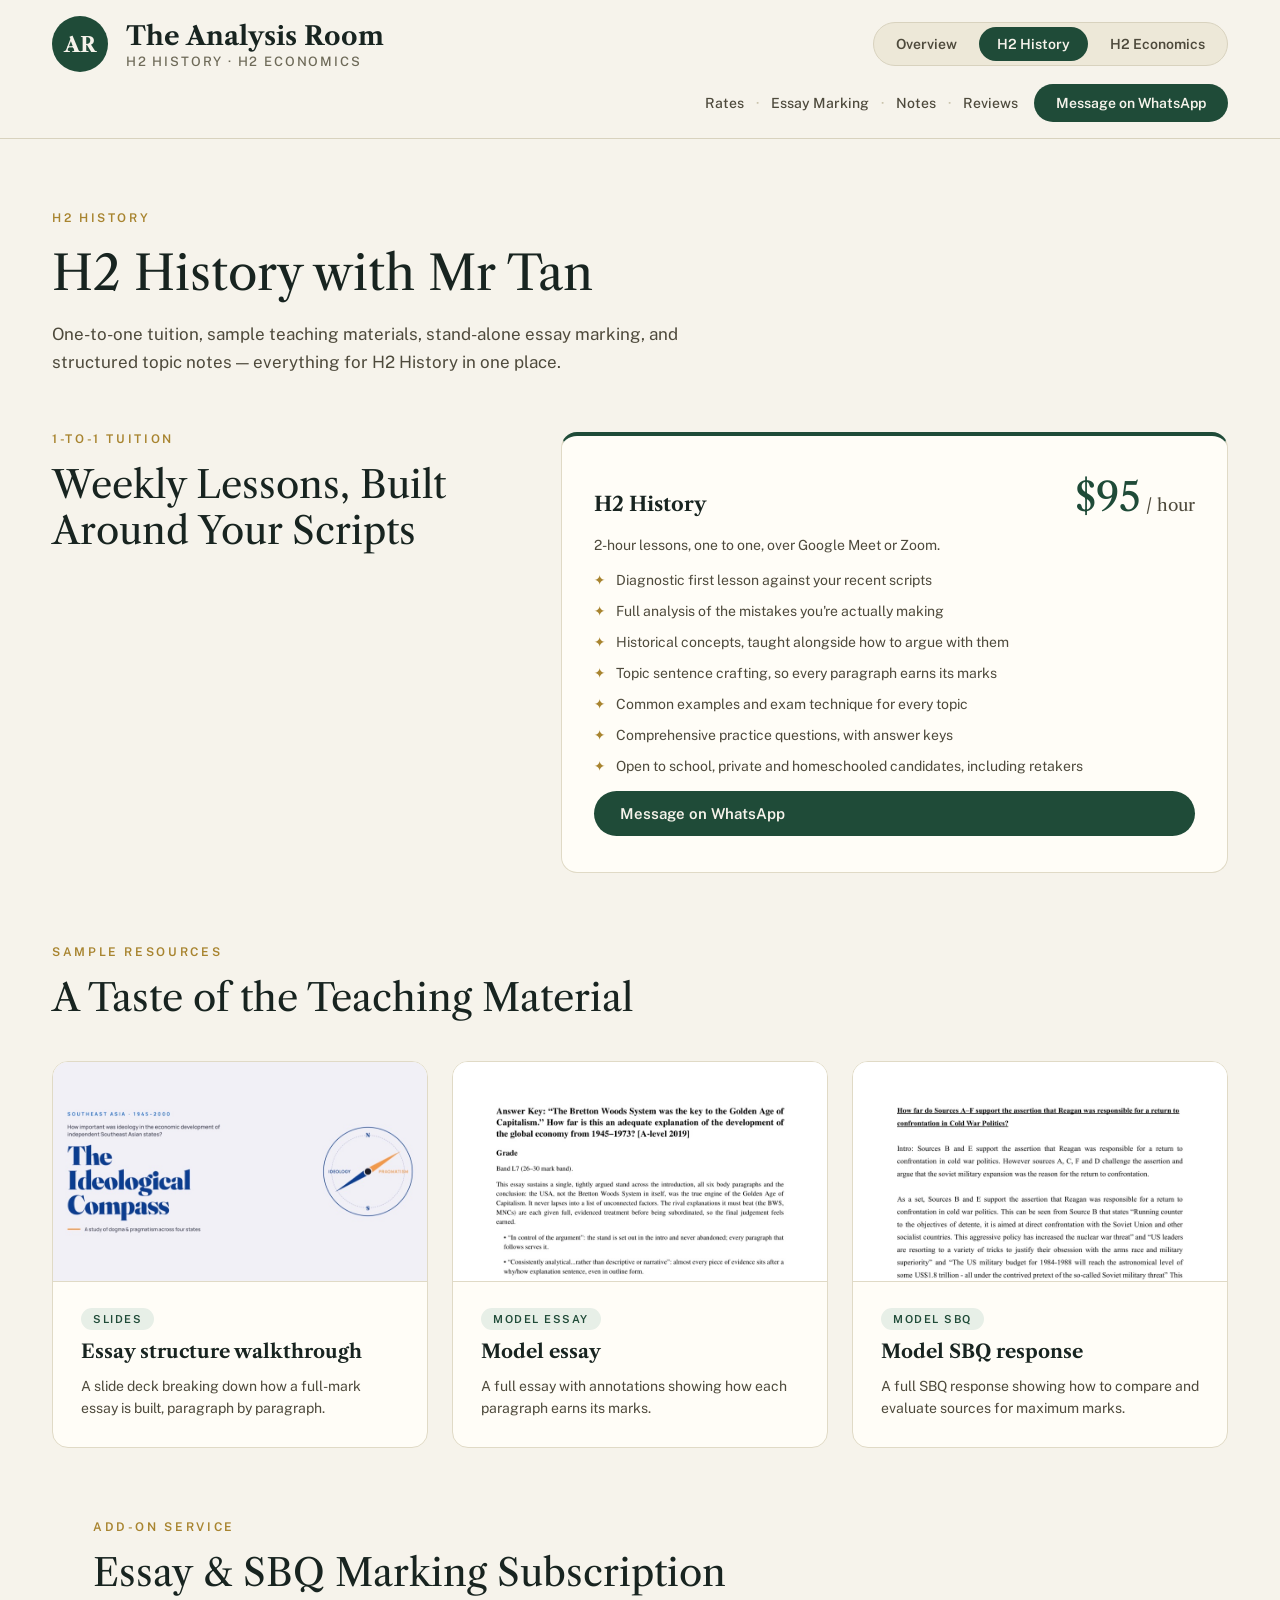
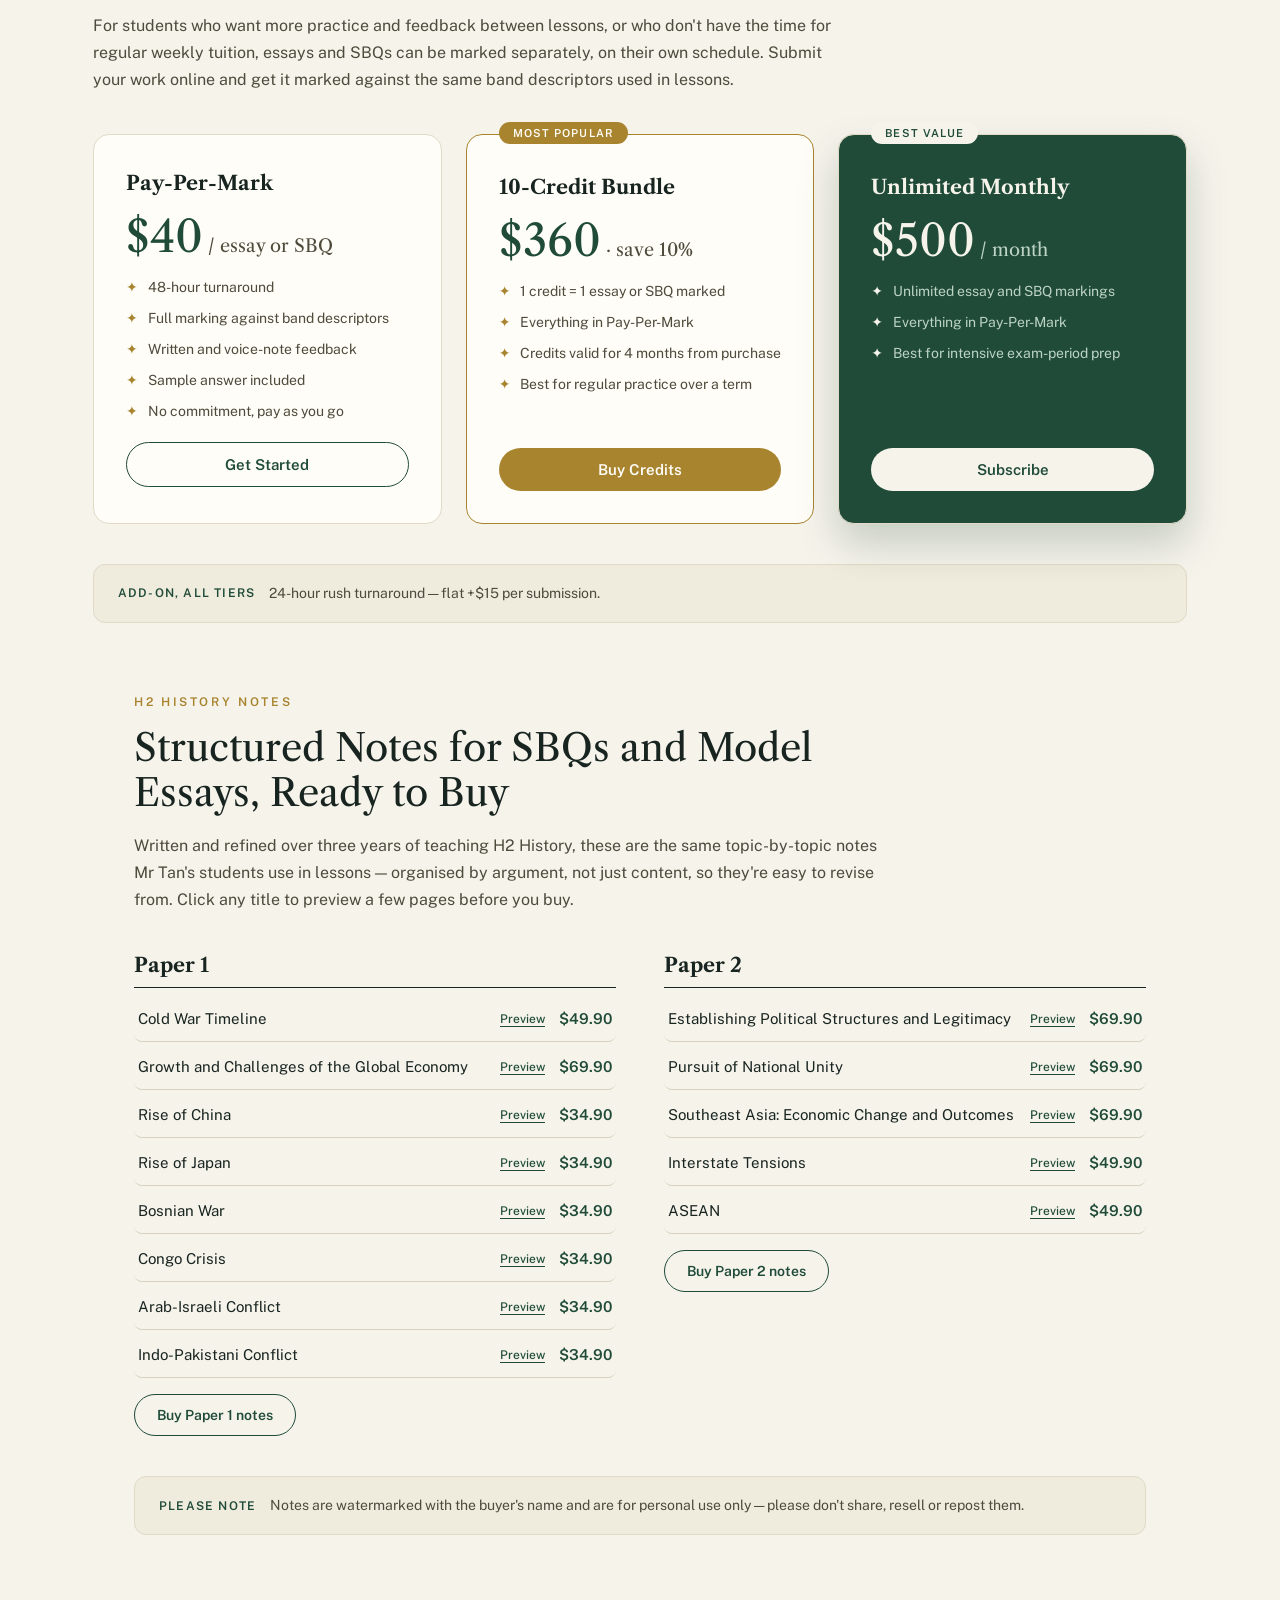
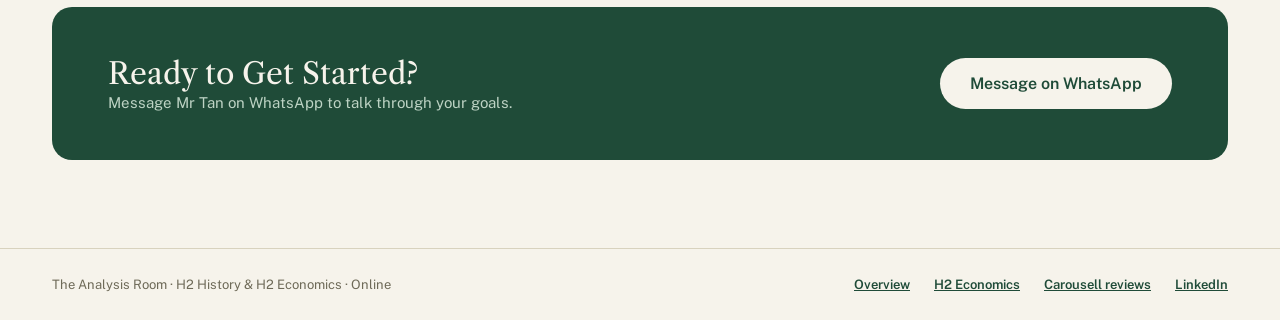
<file: history.html>
<!DOCTYPE html>
<html lang="en">
<head>
<meta charset="utf-8">
<meta name="viewport" content="width=device-width, initial-scale=1">
<title>H2 History Tuition Singapore — Essay &amp; SBQ Marking, Topic Notes | The Analysis Room</title>
<meta name="description" content="H2 History tuition in Singapore with Mr Tan, who topped H2 History at VJC. One-to-one online lessons, stand-alone essay &amp; SBQ marking, and structured A-Level topic notes.">
<link rel="canonical" href="https://theanalysisroom.net/history.html">
<script type="application/ld+json">
{
  "@context": "https://schema.org",
  "@type": "Service",
  "name": "H2 History Tuition",
  "serviceType": "Tuition",
  "description": "One-to-one online H2 History tuition for Singapore A-Level students, including essay & SBQ marking as a stand-alone service and structured topic notes.",
  "provider": { "@id": "https://theanalysisroom.net/#business" },
  "areaServed": { "@type": "Country", "name": "Singapore" },
  "url": "https://theanalysisroom.net/history.html",
  "offers": {
    "@type": "Offer",
    "price": "95",
    "priceCurrency": "SGD",
    "description": "One-to-one 2-hour online lessons at $95 per hour"
  }
}
</script>
<link rel="preconnect" href="https://fonts.googleapis.com">
<link rel="preconnect" href="https://fonts.gstatic.com" crossorigin>
<link href="https://fonts.googleapis.com/css2?family=Libre+Caslon+Text:ital,wght@0,400;0,700;1,400&family=Public+Sans:wght@400;500;600;700&display=swap" rel="stylesheet">
<link rel="stylesheet" href="styles.css">
<script async src="https://www.googletagmanager.com/gtag/js?id=AW-18314792944"></script>
<script>
  window.dataLayer = window.dataLayer || [];
  function gtag(){dataLayer.push(arguments);}
  gtag('js', new Date());
  gtag('config', 'AW-18314792944');
</script>
</head>
<body>
<div id="page-fade-root" class="page-column">

<header class="nav">
  <div class="nav-row">
    <a class="brand" href="index.html">
      <div class="monogram">AR</div>
      <div class="brand-text">
        <span class="brand-name">The Analysis Room</span>
        <span class="brand-sub">H2 HISTORY · H2 ECONOMICS</span>
      </div>
    </a>
    <div class="tabs">
      <a class="tab" href="index.html">Overview</a>
      <a class="tab active" href="history.html">H2 History</a>
      <a class="tab" href="economics.html">H2 Economics</a>
    </div>
    <nav class="nav-sec">
      <a class="nav-link" href="index.html#rates">Rates</a>
      <span class="nav-divider">·</span>
      <a class="nav-link" href="#essay-marking">Essay Marking</a>
      <span class="nav-divider">·</span>
      <a class="nav-link" href="#notes">Notes</a>
      <span class="nav-divider">·</span>
      <a class="nav-link" href="index.html#reviews">Reviews</a>
      <a class="btn-primary" href="https://wa.me/6589127519" target="_blank" rel="noopener">Message on WhatsApp</a>
    </nav>
  </div>
</header>

<main class="page-column">

  <div class="page-head">
    <span class="kicker">H2 History</span>
    <h1>H2 History with Mr Tan</h1>
    <p>One-to-one tuition, sample teaching materials, stand-alone essay marking, and structured topic notes — everything for H2 History in one place.</p>
  </div>

  <!-- 1-to-1 tuition -->
  <section id="tuition" class="two-col tight-72">
    <div class="section-intro">
      <span class="kicker">1-to-1 Tuition</span>
      <h2>Weekly Lessons, Built Around Your Scripts</h2>
    </div>
    <div class="tuition-card">
      <div class="card-head">
        <span class="subject">H2 History</span>
        <span class="price">$95<span class="per"> / hour</span></span>
      </div>
      <span class="meta">2-hour lessons, one to one, over Google Meet or Zoom.</span>
      <ul class="feat-list">
        <li><span class="glyph">✦</span><span>Diagnostic first lesson against your recent scripts</span></li>
        <li><span class="glyph">✦</span><span>Full analysis of the mistakes you're actually making</span></li>
        <li><span class="glyph">✦</span><span>Historical concepts, taught alongside how to argue with them</span></li>
        <li><span class="glyph">✦</span><span>Topic sentence crafting, so every paragraph earns its marks</span></li>
        <li><span class="glyph">✦</span><span>Common examples and exam technique for every topic</span></li>
        <li><span class="glyph">✦</span><span>Comprehensive practice questions, with answer keys</span></li>
        <li><span class="glyph">✦</span><span>Open to school, private and homeschooled candidates, including retakers</span></li>
      </ul>
      <a class="btn-primary md" href="https://wa.me/6589127519?text=Hi%21%20I%27m%20interested%20in%20H2%20History%20tuition." target="_blank" rel="noopener">Message on WhatsApp</a>
    </div>
  </section>

  <!-- Sample resources -->
  <section class="stack-section p72">
    <div class="section-intro">
      <span class="kicker">Sample Resources</span>
      <h2>A Taste of the Teaching Material</h2>
    </div>
    <div class="sample-grid">
      <div class="sample-card">
        <a class="sample-media pdf-thumb" href="resources/history/essay-structure-walkthrough.pdf" target="_blank" rel="noopener" aria-label="Open the full essay structure walkthrough slides (PDF)">
          <img src="resources/history/previews/essay-structure-walkthrough.jpg" alt="First slide of the essay structure walkthrough deck" loading="lazy">
          <span class="pdf-thumb-overlay"><span class="pdf-thumb-prompt">Click to view full slides</span></span>
        </a>
        <div class="sample-body">
          <span class="tag-chip">SLIDES</span>
          <span class="sample-title">Essay structure walkthrough</span>
          <p class="sample-desc">A slide deck breaking down how a full-mark essay is built, paragraph by paragraph.</p>
        </div>
      </div>
      <div class="sample-card">
        <a class="sample-media pdf-thumb" href="resources/history/model-essay.pdf" target="_blank" rel="noopener" aria-label="Open the full model essay (PDF)">
          <img src="resources/history/previews/model-essay.jpg" alt="First page of the model essay" loading="lazy">
          <span class="pdf-thumb-overlay"><span class="pdf-thumb-prompt">Click to view full PDF</span></span>
        </a>
        <div class="sample-body">
          <span class="tag-chip">MODEL ESSAY</span>
          <span class="sample-title">Model essay</span>
          <p class="sample-desc">A full essay with annotations showing how each paragraph earns its marks.</p>
        </div>
      </div>
      <div class="sample-card">
        <a class="sample-media pdf-thumb" href="resources/history/model-sbq.pdf" target="_blank" rel="noopener" aria-label="Open the full model SBQ response (PDF)">
          <img src="resources/history/previews/model-sbq.jpg" alt="First page of the model SBQ response" loading="lazy">
          <span class="pdf-thumb-overlay"><span class="pdf-thumb-prompt">Click to view full PDF</span></span>
        </a>
        <div class="sample-body">
          <span class="tag-chip">MODEL SBQ</span>
          <span class="sample-title">Model SBQ response</span>
          <p class="sample-desc">A full SBQ response showing how to compare and evaluate sources for maximum marks.</p>
        </div>
      </div>
    </div>
  </section>

  <!-- Essay & SBQ marking subscription -->
  <section id="essay-marking" class="stack-section p72">
    <div class="section-intro">
      <span class="kicker">Add-on Service</span>
      <h2>Essay &amp; SBQ Marking Subscription</h2>
      <p class="wide-copy">For students who want more practice and feedback between lessons, or who don't have the time for regular weekly tuition, essays and SBQs can be marked separately, on their own schedule. Submit your work online and get it marked against the same band descriptors used in lessons.</p>
    </div>
    <div class="marking-grid">
      <div class="plan-card">
        <span class="plan-name">Pay-Per-Mark</span>
        <span class="plan-price">$40<span class="per"> / essay or SBQ</span></span>
        <ul class="plan-feats">
          <li><span class="glyph">✦</span><span>48-hour turnaround</span></li>
          <li><span class="glyph">✦</span><span>Full marking against band descriptors</span></li>
          <li><span class="glyph">✦</span><span>Written and voice-note feedback</span></li>
          <li><span class="glyph">✦</span><span>Sample answer included</span></li>
          <li><span class="glyph">✦</span><span>No commitment, pay as you go</span></li>
        </ul>
        <a class="plan-btn outline" href="https://wa.me/6589127519?text=Hi%21%20I%27m%20interested%20in%20the%20Pay-Per-Mark%20essay%20marking%20service." target="_blank" rel="noopener">Get Started</a>
      </div>

      <div class="plan-card popular">
        <span class="badge gold">MOST POPULAR</span>
        <span class="plan-name">10-Credit Bundle</span>
        <span class="plan-price">$360<span class="per"> · save 10%</span></span>
        <ul class="plan-feats">
          <li><span class="glyph">✦</span><span>1 credit = 1 essay or SBQ marked</span></li>
          <li><span class="glyph">✦</span><span>Everything in Pay-Per-Mark</span></li>
          <li><span class="glyph">✦</span><span>Credits valid for 4 months from purchase</span></li>
          <li><span class="glyph">✦</span><span>Best for regular practice over a term</span></li>
        </ul>
        <a class="plan-btn gold" href="https://wa.me/6589127519?text=Hi%21%20I%27m%20interested%20in%20the%2010-Credit%20Essay%20Marking%20Bundle." target="_blank" rel="noopener">Buy Credits</a>
      </div>

      <div class="plan-card best-value">
        <span class="badge cream">BEST VALUE</span>
        <span class="plan-name">Unlimited Monthly</span>
        <span class="plan-price">$500<span class="per"> / month</span></span>
        <ul class="plan-feats">
          <li><span class="glyph">✦</span><span>Unlimited essay and SBQ markings</span></li>
          <li><span class="glyph">✦</span><span>Everything in Pay-Per-Mark</span></li>
          <li><span class="glyph">✦</span><span>Best for intensive exam-period prep</span></li>
        </ul>
        <a class="plan-btn cream" href="https://wa.me/6589127519?text=Hi%21%20I%27m%20interested%20in%20the%20Unlimited%20Monthly%20Essay%20Marking%20subscription." target="_blank" rel="noopener">Subscribe</a>
      </div>
    </div>
    <div class="info-strip">
      <span class="label">ADD-ON, ALL TIERS</span>
      <span class="body">24-hour rush turnaround — flat +$15 per submission.</span>
    </div>
  </section>

  <!-- H2 History notes -->
  <section id="notes" class="stack-section p72">
    <div class="section-intro">
      <span class="kicker">H2 History Notes</span>
      <h2>Structured Notes for SBQs and Model Essays, Ready to Buy</h2>
      <p class="wide-copy">Written and refined over three years of teaching H2 History, these are the same topic-by-topic notes Mr Tan's students use in lessons — organised by argument, not just content, so they're easy to revise from. Click any title to preview a few pages before you buy.</p>
    </div>

    <div class="notes-cols">
      <div class="notes-col">
        <div class="notes-head"><span>Paper 1</span></div>
        <button type="button" class="note-row" data-title="Cold War Timeline" data-slug="cold-war-timeline"><span class="note-title">Cold War Timeline</span><span class="note-right"><span class="note-preview-label">Preview</span><span class="note-price">$49.90</span></span></button>
        <button type="button" class="note-row" data-title="Growth and Challenges of the Global Economy" data-slug="growth-challenges-global-economy"><span class="note-title">Growth and Challenges of the Global Economy</span><span class="note-right"><span class="note-preview-label">Preview</span><span class="note-price">$69.90</span></span></button>
        <button type="button" class="note-row" data-title="Rise of China" data-slug="rise-of-china"><span class="note-title">Rise of China</span><span class="note-right"><span class="note-preview-label">Preview</span><span class="note-price">$34.90</span></span></button>
        <button type="button" class="note-row" data-title="Rise of Japan" data-slug="rise-of-japan"><span class="note-title">Rise of Japan</span><span class="note-right"><span class="note-preview-label">Preview</span><span class="note-price">$34.90</span></span></button>
        <button type="button" class="note-row" data-title="Bosnian War" data-slug="bosnian-war"><span class="note-title">Bosnian War</span><span class="note-right"><span class="note-preview-label">Preview</span><span class="note-price">$34.90</span></span></button>
        <button type="button" class="note-row" data-title="Congo Crisis" data-slug="congo-crisis"><span class="note-title">Congo Crisis</span><span class="note-right"><span class="note-preview-label">Preview</span><span class="note-price">$34.90</span></span></button>
        <button type="button" class="note-row" data-title="Arab-Israeli Conflict" data-slug="arab-israeli-conflict"><span class="note-title">Arab-Israeli Conflict</span><span class="note-right"><span class="note-preview-label">Preview</span><span class="note-price">$34.90</span></span></button>
        <button type="button" class="note-row" data-title="Indo-Pakistani Conflict" data-slug="indo-pakistani-conflict"><span class="note-title">Indo-Pakistani Conflict</span><span class="note-right"><span class="note-preview-label">Preview</span><span class="note-price">$34.90</span></span></button>
        <a class="notes-cta" href="https://wa.me/6589127519?text=Hi%21%20I%27m%20interested%20in%20buying%20H2%20History%20Paper%201%20notes." target="_blank" rel="noopener">Buy Paper 1 notes</a>
      </div>

      <div class="notes-col">
        <div class="notes-head"><span>Paper 2</span></div>
        <button type="button" class="note-row" data-title="Establishing Political Structures and Legitimacy" data-slug="establishing-political-structures-legitimacy"><span class="note-title">Establishing Political Structures and Legitimacy</span><span class="note-right"><span class="note-preview-label">Preview</span><span class="note-price">$69.90</span></span></button>
        <button type="button" class="note-row" data-title="Pursuit of National Unity" data-slug="pursuit-national-unity"><span class="note-title">Pursuit of National Unity</span><span class="note-right"><span class="note-preview-label">Preview</span><span class="note-price">$69.90</span></span></button>
        <button type="button" class="note-row" data-title="Southeast Asia: Economic Change and Outcomes" data-slug="sea-economic-change-outcomes"><span class="note-title">Southeast Asia: Economic Change and Outcomes</span><span class="note-right"><span class="note-preview-label">Preview</span><span class="note-price">$69.90</span></span></button>
        <button type="button" class="note-row" data-title="Interstate Tensions" data-slug="interstate-tensions"><span class="note-title">Interstate Tensions</span><span class="note-right"><span class="note-preview-label">Preview</span><span class="note-price">$49.90</span></span></button>
        <button type="button" class="note-row" data-title="ASEAN" data-slug="asean"><span class="note-title">ASEAN</span><span class="note-right"><span class="note-preview-label">Preview</span><span class="note-price">$49.90</span></span></button>
        <a class="notes-cta" href="https://wa.me/6589127519?text=Hi%21%20I%27m%20interested%20in%20buying%20H2%20History%20Paper%202%20notes." target="_blank" rel="noopener">Buy Paper 2 notes</a>
      </div>
    </div>

    <div class="info-strip">
      <span class="label">PLEASE NOTE</span>
      <span class="body">Notes are watermarked with the buyer's name and are for personal use only — please don't share, resell or repost them.</span>
    </div>
  </section>

  <!-- CTA band -->
  <div class="cta-band-wrap">
    <div class="cta-band">
      <div>
        <h2>Ready to Get Started?</h2>
        <span class="sub">Message Mr Tan on WhatsApp to talk through your goals.</span>
      </div>
      <a class="btn-cream" href="https://wa.me/6589127519" target="_blank" rel="noopener">Message on WhatsApp</a>
    </div>
  </div>

</main>

<footer class="simple-footer">
  <div class="simple-footer-inner">
    <span>The Analysis Room · H2 History &amp; H2 Economics · Online</span>
    <div class="links">
      <a href="index.html">Overview</a>
      <a href="economics.html">H2 Economics</a>
      <a href="https://www.carousell.sg/u/idiomamour/?tab=reviews" target="_blank" rel="noopener">Carousell reviews</a>
      <a href="https://www.linkedin.com/in/zhongsingtan/" target="_blank" rel="noopener">LinkedIn</a>
    </div>
  </div>
</footer>

<!-- Notes preview modal -->
<div class="modal-overlay" id="preview-modal" hidden>
  <div class="modal-panel" role="dialog" aria-modal="true" aria-labelledby="modal-note-title">
    <div class="modal-head">
      <div class="modal-title">
        <span class="kicker">Preview</span>
        <span class="modal-note-title" id="modal-note-title"></span>
        <span class="modal-note-sub">1 sample page</span>
      </div>
      <button type="button" class="modal-close" id="modal-close" aria-label="Close preview">×</button>
    </div>
    <div class="modal-scroll">
      <div class="modal-preview-banner">Preview only · not the full document</div>
      <div class="modal-pages">
        <div class="modal-watermark" aria-hidden="true"></div>
        <div class="modal-page"><div class="modal-page-img" id="modal-page-img-1">Preview page coming soon</div></div>
      </div>
    </div>
  </div>
</div>

</div>
<script src="site.js"></script>
</body>
</html>
</file>
<file: styles.css>
/* The Analysis Room — Collegiate Green design system */

:root {
  --bg: #F6F3EB;
  --ink: #182420;
  --ink-2: #4E4A3C;
  --muted: #6E6A58;
  --muted-2: #8A8578;
  --muted-3: #9A937F;
  --green: #1F4B38;
  --green-hover: #143528;
  --gold: #A8842F;
  --gold-hover: #8F6F27;
  --card-bg: #FFFDF7;
  --card-border: #E0DAC6;
  --hairline: #D8D2BE;
  --band: #EFEBDD;
  --tab-bg: #EDE8D8;
  --tab-hover: #E2DCC8;
  --chip-bg: #E7EFE7;
  --nav-divider: #C9C2AA;
  --on-green-muted: #BDD3C4;
  --on-green-hairline: rgba(246, 243, 235, 0.25);
  --pdf-filled: #F1EEE2;
  --pdf-filled-hover: #EAE5D4;
  --pdf-glyph-border: #C7BFA2;
  --pdf-red: #93273A;
  --serif: 'Libre Caslon Text', Georgia, serif;
  --sans: 'Public Sans', system-ui, sans-serif;
  --maxw: 1240px;
}

* { box-sizing: border-box; }

html {
  scroll-behavior: smooth;
}

body {
  margin: 0;
  background: var(--bg);
  color: var(--ink);
  font-family: var(--sans);
}

img { display: block; }
a { color: inherit; }

/* Anchored sections clear the sticky header */
#background, #rates, #reviews, #faq,
#tuition, #essay-marking, #notes {
  scroll-margin-top: 130px;
}

.container {
  max-width: var(--maxw);
  margin: 0 auto;
  padding: 0 32px;
}

.page-column {
  min-height: 100vh;
  display: flex;
  flex-direction: column;
}

.kicker {
  font: 600 12px var(--sans);
  letter-spacing: 0.22em;
  color: var(--gold);
  text-transform: uppercase;
}

/* ---------- Nav ---------- */
.nav {
  border-bottom: 1px solid var(--hairline);
  position: sticky;
  top: 0;
  background: rgba(246, 243, 235, 0.95);
  backdrop-filter: blur(8px);
  -webkit-backdrop-filter: blur(8px);
  z-index: 10;
}

.nav-row {
  max-width: var(--maxw);
  margin: 0 auto;
  padding: 16px 32px;
  display: flex;
  align-items: center;
  justify-content: space-between;
  gap: 16px;
  flex-wrap: wrap;
  row-gap: 12px;
}

.brand {
  display: flex;
  align-items: center;
  gap: 18px;
  text-decoration: none;
  color: var(--ink);
}

.monogram {
  width: 56px;
  height: 56px;
  border-radius: 50%;
  background: var(--green);
  color: var(--bg);
  display: flex;
  align-items: center;
  justify-content: center;
  font: 700 21px var(--serif);
  flex: 0 0 auto;
}

.brand-text { display: flex; flex-direction: column; gap: 2px; }
.brand-name { font: 700 26px var(--serif); white-space: nowrap; }
.brand-sub {
  font: 500 13px var(--sans);
  letter-spacing: 0.14em;
  color: var(--muted);
  white-space: nowrap;
}

.tabs {
  display: flex;
  align-items: center;
  gap: 4px;
  background: var(--tab-bg);
  border: 1px solid var(--hairline);
  border-radius: 999px;
  padding: 4px;
  white-space: nowrap;
  flex: 0 0 auto;
}

.tab {
  color: var(--ink-2);
  padding: 9px 18px;
  border-radius: 999px;
  font: 600 14px var(--sans);
  text-decoration: none;
  transition: background 0.2s ease;
}

.tab:hover { background: var(--tab-hover); }
.tab.active { background: var(--green); color: var(--bg); }
.tab.active:hover { background: var(--green); }

.nav-sec {
  display: flex;
  align-items: center;
  justify-content: flex-end;
  flex-wrap: wrap;
  row-gap: 8px;
  gap: 12px;
  font: 500 14px var(--sans);
  flex: 1 1 auto;
}

.nav-link {
  color: var(--ink-2);
  text-decoration: none;
  transition: color 0.2s ease;
  white-space: nowrap;
}

.nav-link:hover { color: var(--green); }

.nav-divider { color: var(--nav-divider); }

/* ---------- Buttons ---------- */
.btn-primary {
  white-space: nowrap;
  background: var(--green);
  color: var(--bg);
  padding: 11px 22px;
  border-radius: 999px;
  font: 600 14px var(--sans);
  text-decoration: none;
  transition: background 0.2s ease, transform 0.2s ease;
  display: inline-block;
  margin-left: 4px;
}

.btn-primary:hover { background: var(--green-hover); }

.btn-primary.lg { padding: 16px 30px; font-size: 16px; margin-left: 0; }
.btn-primary.lg:hover { transform: translateY(-2px); }

.btn-primary.md { padding: 14px 26px; font-size: 15px; margin-left: 0; }
.btn-primary.md:hover { transform: translateY(-2px); }

.btn-cream {
  white-space: nowrap;
  background: var(--bg);
  color: var(--green);
  padding: 16px 30px;
  border-radius: 999px;
  font: 600 16px var(--sans);
  text-decoration: none;
  transition: transform 0.2s ease;
  display: inline-block;
}

.btn-cream:hover { transform: translateY(-2px); }

.btn-outline {
  white-space: nowrap;
  border: 1px solid #B9B29A;
  color: var(--ink);
  padding: 15px 30px;
  border-radius: 999px;
  font: 600 16px var(--sans);
  text-decoration: none;
  transition: border-color 0.2s ease;
  display: inline-block;
}

.btn-outline:hover { border-color: var(--green); }
.btn-outline.sm { padding: 13px 24px; font-size: 15px; }

/* ---------- Hero ---------- */
.hero {
  max-width: var(--maxw);
  margin: 0 auto;
  padding: 80px 32px 72px;
  display: grid;
  grid-template-columns: 1.05fr 0.95fr;
  gap: 64px;
  align-items: center;
  min-width: 0;
}

.hero-copy { display: flex; flex-direction: column; gap: 26px; }

.hero h1 {
  margin: 0;
  font: 400 50px/1.15 var(--serif);
  letter-spacing: -0.01em;
}

.hero .lede {
  margin: 0;
  font: 400 18px/1.65 var(--sans);
  color: var(--ink-2);
  max-width: 52ch;
}

.cta-row { display: flex; align-items: center; gap: 16px; flex-wrap: wrap; }

.stars-line {
  display: flex;
  align-items: center;
  gap: 10px;
  font: 500 14px var(--sans);
  color: var(--ink-2);
}

.stars { color: var(--gold); letter-spacing: 2px; }
.stars-line a { color: var(--green); font-weight: 600; }

.hero-photo { display: flex; justify-content: center; min-width: 0; }

.hero-photo img {
  width: min(420px, 100%);
  aspect-ratio: 420 / 520;
  object-fit: cover;
  clip-path: inset(0 round 210px 210px 18px 18px);
}

/* ---------- Stat band ---------- */
.stat-band { background: var(--green); color: var(--bg); }

.stat-band-inner {
  max-width: var(--maxw);
  margin: 0 auto;
  padding: 44px 32px;
  display: grid;
  grid-template-columns: repeat(4, 1fr);
  gap: 32px;
}

.stat {
  display: flex;
  flex-direction: column;
  gap: 6px;
  border-left: 1px solid var(--on-green-hairline);
  padding-left: 24px;
}

.stat-num { font: 400 38px var(--serif); }
.stat-label { font: 500 13px var(--sans); color: var(--on-green-muted); }

/* ---------- Two-col sections ---------- */
.two-col {
  max-width: var(--maxw);
  margin: 0 auto;
  padding: 88px 32px;
  display: grid;
  grid-template-columns: 0.8fr 1.2fr;
  gap: 64px;
}

.two-col.tight { padding: 0 32px 88px; }
.two-col.tight-72 { padding: 0 32px 72px; }

.section-intro { display: flex; flex-direction: column; gap: 16px; }
.section-intro h2 { margin: 0; font: 400 38px/1.2 var(--serif); }
.section-intro p { margin: 0; font: 400 16px/1.65 var(--sans); color: var(--ink-2); }
.section-intro .wide-copy { line-height: 1.7; }

.text-link {
  align-self: flex-start;
  font: 600 15px var(--sans);
  color: var(--green);
  text-decoration: none;
  border-bottom: 1px solid var(--green);
  padding-bottom: 2px;
}

/* ---------- Track record list ---------- */
.track-list { list-style: none; margin: 0; padding: 0; display: flex; flex-direction: column; }

.track-list li {
  display: flex;
  gap: 16px;
  padding: 18px 0;
  border-bottom: 1px solid var(--hairline);
  font: 400 17px/1.5 var(--sans);
}

.track-list li:last-child { border-bottom: none; }
.track-list .glyph { color: var(--gold); }

/* ---------- Stacked sections ---------- */
.stack-section {
  max-width: var(--maxw);
  margin: 0 auto;
  padding: 0 32px 88px;
  display: flex;
  flex-direction: column;
  gap: 40px;
}

.stack-section.p72 { padding: 0 32px 72px; }
.stack-section .section-intro { max-width: 760px; }

/* ---------- Results ---------- */
.results-grid { display: grid; grid-template-columns: repeat(4, 1fr); gap: 24px; }

.num-card {
  background: var(--card-bg);
  border: 1px solid var(--card-border);
  border-radius: 16px;
  padding: 32px 28px;
  display: flex;
  flex-direction: column;
  gap: 8px;
}

.num-card .big { font: 400 44px var(--serif); color: var(--green); }
.num-card .label { font: 500 14px/1.45 var(--sans); color: var(--ink-2); }

/* ---------- Rates ---------- */
.rates-grid { display: grid; grid-template-columns: 1fr 1fr; gap: 24px; }

.rate-card {
  background: var(--card-bg);
  border: 1px solid var(--card-border);
  border-top: 4px solid var(--green);
  border-radius: 16px;
  padding: 36px 32px;
  display: flex;
  flex-direction: column;
  gap: 14px;
}

.rate-card .subject { font: 700 20px var(--serif); }
.rate-card .price { font: 400 44px var(--serif); color: var(--green); }
.rate-card .price .per { font-size: 18px; color: var(--ink-2); }
.rate-card .meta { font: 400 14px/1.5 var(--sans); color: var(--ink-2); }
.rate-card .res-link { font: 600 14px var(--sans); color: var(--green); text-decoration: none; }

.rate-crosslinks { grid-column: 1 / -1; display: flex; flex-direction: column; gap: 10px; }

.rate-crosslinks .xline {
  display: flex;
  align-items: center;
  gap: 10px;
  font: 400 14px/1.5 var(--sans);
  color: var(--ink-2);
}

.rate-crosslinks .glyph { color: var(--gold); }
.rate-crosslinks a { color: var(--green); font-weight: 600; text-decoration: none; }

/* ---------- Steps ---------- */
.steps-grid { display: grid; grid-template-columns: repeat(3, 1fr); gap: 24px; }

.step {
  display: flex;
  flex-direction: column;
  gap: 12px;
  border-top: 1px solid var(--hairline);
  padding-top: 24px;
}

.step-num { font: 400 30px var(--serif); color: var(--gold); }
.step-title { font: 600 18px var(--sans); }
.step p { margin: 0; font: 400 15px/1.6 var(--sans); color: var(--ink-2); }

/* ---------- Testimonials ---------- */
.reviews-band { background: var(--band); }

.reviews-inner {
  max-width: var(--maxw);
  margin: 0 auto;
  padding: 88px 32px;
  display: flex;
  flex-direction: column;
  gap: 40px;
}

.reviews-header {
  display: flex;
  align-items: flex-end;
  justify-content: space-between;
  gap: 40px;
  flex-wrap: wrap;
}

.masonry { columns: 3; column-gap: 24px; }

.review-card {
  break-inside: avoid;
  background: var(--card-bg);
  border: 1px solid var(--card-border);
  border-radius: 16px;
  padding: 28px;
  margin-bottom: 24px;
  display: flex;
  flex-direction: column;
  gap: 14px;
}

.review-card .stars { letter-spacing: 3px; font-size: 14px; }

.review-card blockquote {
  margin: 0;
  font: 400 15px/1.65 var(--sans);
  color: #33301F;
}

.review-meta {
  display: flex;
  align-items: baseline;
  gap: 10px;
  border-top: 1px solid #EDE7D4;
  padding-top: 14px;
}

.review-meta .name { font: 600 14px var(--sans); }
.review-meta .subject { font: 500 12px var(--sans); color: var(--green); }
.review-meta .when { font: 400 12px var(--sans); color: var(--muted-2); margin-left: auto; }

/* ---------- FAQ ---------- */
.faq-list { display: flex; flex-direction: column; }

.faq-item {
  padding: 22px 0;
  border-bottom: 1px solid var(--hairline);
  display: flex;
  flex-direction: column;
  gap: 8px;
}

.faq-item:last-child { border-bottom: none; }
.faq-item .q { font: 600 17px var(--sans); }
.faq-item p { margin: 0; font: 400 15px/1.6 var(--sans); color: var(--ink-2); }

/* ---------- Footer CTA (big) ---------- */
.footer-cta { background: var(--green); color: var(--bg); }

.footer-cta-inner {
  max-width: var(--maxw);
  margin: 0 auto;
  padding: 88px 32px 48px;
  display: flex;
  flex-direction: column;
  align-items: center;
  gap: 24px;
  text-align: center;
}

.footer-cta h2 { margin: 0; font: 400 42px/1.2 var(--serif); max-width: 24ch; }
.footer-cta .sub { margin: 0; font: 400 16px/1.6 var(--sans); color: var(--on-green-muted); max-width: 56ch; }

.footer-cta-buttons {
  display: flex;
  align-items: center;
  gap: 18px;
  flex-wrap: wrap;
  justify-content: center;
}

.phone-link {
  white-space: nowrap;
  color: var(--bg);
  font: 600 16px var(--sans);
  text-decoration: underline;
  text-underline-offset: 4px;
}

.footer-links {
  display: flex;
  align-items: center;
  flex-wrap: wrap;
  gap: 24px;
  margin-top: 32px;
  padding-top: 24px;
  border-top: 1px solid var(--on-green-hairline);
  width: 100%;
  justify-content: center;
  font: 400 13px var(--sans);
  color: var(--on-green-muted);
}

.footer-links a { color: var(--bg); }

/* ---------- Subpage header ---------- */
.page-head {
  max-width: var(--maxw);
  margin: 0 auto;
  width: 100%;
  padding: 72px 32px 56px;
  display: flex;
  flex-direction: column;
  gap: 20px;
}

.page-head h1 { margin: 0; font: 400 48px/1.15 var(--serif); }
.page-head p { margin: 0; font: 400 17px/1.65 var(--sans); color: var(--ink-2); max-width: 64ch; }

/* ---------- Tuition card (subpages) ---------- */
.tuition-card {
  background: var(--card-bg);
  border: 1px solid var(--card-border);
  border-top: 4px solid var(--green);
  border-radius: 16px;
  padding: 36px 32px;
  display: flex;
  flex-direction: column;
  gap: 14px;
}

.tuition-card .card-head {
  display: flex;
  align-items: baseline;
  justify-content: space-between;
  gap: 16px;
  flex-wrap: wrap;
}

.tuition-card .subject { font: 700 20px var(--serif); }
.tuition-card .price { font: 400 40px var(--serif); color: var(--green); }
.tuition-card .price .per { font-size: 17px; color: var(--ink-2); }
.tuition-card .meta { font: 400 14px/1.5 var(--sans); color: var(--ink-2); }

.feat-list { list-style: none; margin: 0; padding: 0; display: flex; flex-direction: column; gap: 10px; }

.feat-list li {
  display: flex;
  gap: 10px;
  font: 400 14px/1.5 var(--sans);
  color: var(--ink-2);
}

.feat-list .glyph { color: var(--gold); }

/* ---------- Sample resource cards ---------- */
.sample-grid { display: grid; grid-template-columns: repeat(3, 1fr); gap: 24px; }

.sample-card {
  background: var(--card-bg);
  border: 1px solid var(--card-border);
  border-radius: 16px;
  overflow: hidden;
  display: flex;
  flex-direction: column;
}

.sample-media {
  height: 220px;
  border-bottom: 1px solid var(--card-border);
  background: var(--bg);
  display: flex;
  align-items: center;
  justify-content: center;
  font: 400 13px var(--sans);
  color: var(--muted-2);
}

.sample-media img { width: 100%; height: 100%; object-fit: cover; }

/* First-page PDF preview: hover reveals a "click to view full PDF" prompt */
a.sample-media.pdf-thumb {
  position: relative;
  overflow: hidden;
  text-decoration: none;
  cursor: pointer;
}

.pdf-thumb img { object-position: top center; transition: transform 0.3s ease; }
.pdf-thumb:hover img { transform: scale(1.02); }

.pdf-thumb-overlay {
  position: absolute;
  inset: 0;
  background: rgba(24, 36, 32, 0);
  display: flex;
  align-items: center;
  justify-content: center;
  transition: background 0.2s ease;
}

.pdf-thumb:hover .pdf-thumb-overlay,
.pdf-thumb:focus-visible .pdf-thumb-overlay {
  background: rgba(24, 36, 32, 0.55);
}

.pdf-thumb-prompt {
  opacity: 0;
  transform: translateY(6px);
  transition: opacity 0.2s ease, transform 0.2s ease;
  background: var(--bg);
  color: var(--green);
  font: 600 13px var(--sans);
  padding: 10px 18px;
  border-radius: 999px;
  white-space: nowrap;
}

.pdf-thumb:hover .pdf-thumb-prompt,
.pdf-thumb:focus-visible .pdf-thumb-prompt {
  opacity: 1;
  transform: translateY(0);
}

.sample-body {
  padding: 26px 28px 28px;
  display: flex;
  flex-direction: column;
  gap: 10px;
  flex: 1;
}

.tag-chip {
  align-self: flex-start;
  font: 600 11px var(--sans);
  letter-spacing: 0.14em;
  color: var(--green);
  background: var(--chip-bg);
  border-radius: 999px;
  padding: 5px 12px;
}

.sample-title { font: 700 19px/1.3 var(--serif); }
.sample-desc { margin: 0; font: 400 14px/1.6 var(--sans); color: var(--ink-2); }

/* PDF preview media area (placeholder awaiting a committed PDF).
   To go live: replace the .pdf-preview <div> with
   <a class="pdf-preview filled" href="resources/history/model-essay.pdf" target="_blank" rel="noopener"> ... </a> */
.pdf-preview {
  height: 220px;
  border-bottom: 1px solid var(--card-border);
  background: var(--pdf-filled);
  display: flex;
  flex-direction: column;
  align-items: center;
  justify-content: center;
  gap: 10px;
  text-decoration: none;
  transition: background 0.15s ease;
}

a.pdf-preview:hover { background: var(--pdf-filled-hover); }

.pdf-glyph {
  width: 52px;
  height: 64px;
  background: var(--card-bg);
  border: 1px solid var(--pdf-glyph-border);
  border-radius: 4px;
  box-shadow: 0 4px 10px rgba(0, 0, 0, 0.08);
  display: flex;
  align-items: center;
  justify-content: center;
  font: 700 11px var(--sans);
  color: var(--pdf-red);
}

.pdf-caption { font: 600 13px var(--sans); color: var(--green); }
.pdf-sub { font: 400 12px var(--sans); color: var(--muted-2); }

/* ---------- Marking plans ---------- */
.marking-grid {
  display: grid;
  grid-template-columns: repeat(3, minmax(0, 1fr));
  gap: 24px;
  align-items: stretch;
}

.plan-card {
  position: relative;
  background: var(--card-bg);
  border: 1px solid var(--card-border);
  border-radius: 16px;
  padding: 36px 32px;
  display: flex;
  flex-direction: column;
  gap: 14px;
}

.plan-card.popular { border: 1px solid var(--gold); padding: 40px 32px 32px; }

.plan-card.best-value {
  background: var(--green);
  color: var(--bg);
  padding: 40px 32px 32px;
  box-shadow: 0 20px 40px rgba(31, 75, 56, 0.22);
}

.badge {
  position: absolute;
  top: -13px;
  left: 32px;
  font: 600 11px var(--sans);
  letter-spacing: 0.1em;
  padding: 5px 14px;
  border-radius: 999px;
}

.badge.gold { background: var(--gold); color: var(--card-bg); }
.badge.cream { background: var(--bg); color: var(--green); }

.plan-name { font: 700 20px var(--serif); }
.plan-price { font: 400 44px var(--serif); color: var(--green); }
.plan-price .per { font-size: 18px; color: var(--ink-2); }
.plan-card.best-value .plan-price { color: var(--bg); }
.plan-card.best-value .plan-price .per { color: var(--on-green-muted); }

.plan-feats { list-style: none; margin: 0; padding: 0; display: flex; flex-direction: column; gap: 10px; flex: 1; }

.plan-feats li {
  display: flex;
  gap: 10px;
  font: 400 14px/1.5 var(--sans);
  color: var(--ink-2);
}

.plan-feats .glyph { color: var(--gold); }
.plan-card.best-value .plan-feats li { color: var(--on-green-muted); }
.plan-card.best-value .plan-feats .glyph { color: var(--bg); }

.plan-btn {
  text-align: center;
  margin-top: 6px;
  padding: 13px 20px;
  border-radius: 999px;
  font: 600 15px var(--sans);
  text-decoration: none;
  transition: background 0.2s ease, color 0.2s ease, transform 0.2s ease;
}

.plan-btn.outline { border: 1px solid var(--green); color: var(--green); }
.plan-btn.outline:hover { background: var(--green); color: var(--bg); }
.plan-btn.gold { background: var(--gold); color: var(--card-bg); }
.plan-btn.gold:hover { background: var(--gold-hover); }
.plan-btn.cream { background: var(--bg); color: var(--green); }
.plan-btn.cream:hover { transform: translateY(-2px); }

/* ---------- Info strip (add-on / please note) ---------- */
.info-strip {
  display: flex;
  align-items: center;
  gap: 14px;
  flex-wrap: wrap;
  background: var(--band);
  border: 1px solid var(--card-border);
  border-radius: 12px;
  padding: 18px 24px;
}

.info-strip .label {
  font: 600 12px var(--sans);
  letter-spacing: 0.1em;
  color: var(--green);
}

.info-strip .body { font: 400 14px/1.5 var(--sans); color: var(--ink-2); }

/* ---------- Notes ---------- */
.notes-cols { display: grid; grid-template-columns: 1fr 1fr; gap: 48px; }

.notes-col { display: flex; flex-direction: column; gap: 2px; }

.notes-head {
  display: flex;
  align-items: baseline;
  justify-content: space-between;
  gap: 16px;
  border-bottom: 1px solid var(--ink);
  padding-bottom: 10px;
  margin-bottom: 6px;
}

.notes-head span { font: 700 20px var(--serif); }

.note-row {
  cursor: pointer;
  display: flex;
  align-items: center;
  justify-content: space-between;
  gap: 16px;
  padding: 14px 4px;
  border-bottom: 1px solid var(--hairline);
  border-radius: 8px;
  transition: background 0.15s ease;
  text-align: left;
  background: none;
  border-left: none;
  border-right: none;
  border-top: none;
  width: 100%;
  font: inherit;
}

.note-row:hover { background: var(--band); }
.note-row:focus-visible { outline: 2px solid var(--green); outline-offset: 2px; }

.note-title { font: 400 15px var(--sans); color: var(--ink); }

.note-right { display: flex; align-items: center; gap: 14px; white-space: nowrap; }
.note-preview-label { font: 500 12px var(--sans); color: var(--green); text-decoration: underline; text-underline-offset: 3px; }
.note-price { font: 600 15px var(--sans); color: var(--green); }

.notes-cta {
  align-self: flex-start;
  margin-top: 14px;
  border: 1px solid var(--green);
  color: var(--green);
  padding: 12px 22px;
  border-radius: 999px;
  font: 600 14px var(--sans);
  text-decoration: none;
  transition: background 0.2s ease, color 0.2s ease;
}

.notes-cta:hover { background: var(--green); color: var(--bg); }

/* ---------- Preview modal ---------- */
.modal-overlay {
  position: fixed;
  inset: 0;
  background: rgba(24, 36, 32, 0.55);
  z-index: 50;
  display: flex;
  align-items: center;
  justify-content: center;
  padding: 32px;
}

.modal-overlay[hidden] { display: none; }

.modal-panel {
  background: var(--card-bg);
  border-radius: 20px;
  max-width: 680px;
  width: 100%;
  max-height: 90vh;
  overflow: hidden;
  padding: 28px 28px 0;
  box-shadow: 0 32px 64px rgba(20, 30, 25, 0.3);
  display: flex;
  flex-direction: column;
}

.modal-head {
  display: flex;
  align-items: flex-start;
  justify-content: space-between;
  gap: 24px;
  margin-bottom: 20px;
  flex: 0 0 auto;
}

.modal-head .modal-title { display: flex; flex-direction: column; gap: 4px; }
.modal-head .modal-note-title { font: 700 24px var(--serif); }
.modal-head .modal-note-sub { font: 400 14px var(--sans); color: var(--ink-2); }

.modal-close {
  border: 1px solid var(--hairline);
  background: var(--card-bg);
  color: var(--ink);
  width: 36px;
  height: 36px;
  border-radius: 50%;
  font: 600 16px var(--sans);
  cursor: pointer;
  flex: 0 0 auto;
}

.modal-scroll {
  flex: 1 1 auto;
  overflow-y: auto;
  margin: 0 -28px;
  padding: 0 28px 28px;
}

.modal-preview-banner {
  position: sticky;
  top: 0;
  z-index: 10;
  margin: 0 -28px 16px;
  padding: 8px 28px;
  background: rgba(24, 36, 32, 0.9);
  color: var(--bg);
  font: 600 12px var(--sans);
  letter-spacing: 0.04em;
  text-transform: uppercase;
  text-align: center;
}

.modal-pages { position: relative; display: flex; flex-direction: column; gap: 20px; }

.modal-watermark {
  position: absolute;
  inset: 0;
  pointer-events: none;
  z-index: 5;
  opacity: 0.55;
  background-repeat: repeat;
  background-size: 260px 170px;
  background-image: url("data:image/svg+xml;utf8,%3Csvg xmlns='http://www.w3.org/2000/svg' width='260' height='170'%3E%3Ctext x='-10' y='95' font-family='sans-serif' font-size='22' font-weight='700' fill='rgba(24,36,32,0.10)' transform='rotate(-28 130 85)'%3EPREVIEW ONLY%3C/text%3E%3C/svg%3E");
}

.modal-page { display: flex; flex-direction: column; gap: 8px; }

.modal-page-img {
  background: var(--bg);
  border: 1px solid var(--card-border);
  border-radius: 8px;
  display: flex;
  align-items: center;
  justify-content: center;
  font: 400 12px var(--sans);
  color: var(--muted-2);
  text-align: center;
  padding: 8px;
  min-height: 160px;
}

.modal-page-img img { width: 100%; height: auto; display: block; border-radius: 7px; }
.modal-page-label { font: 500 12px var(--sans); color: var(--muted-2); text-align: center; }

/* ---------- CTA band (subpages) ---------- */
.cta-band-wrap {
  max-width: var(--maxw);
  margin: 0 auto;
  width: 100%;
  padding: 0 32px 88px;
}

.cta-band {
  background: var(--green);
  color: var(--bg);
  border-radius: 20px;
  padding: 48px 56px;
  display: flex;
  align-items: center;
  justify-content: space-between;
  gap: 40px;
  flex-wrap: wrap;
}

.cta-band h2 { margin: 0; font: 400 30px/1.25 var(--serif); }
.cta-band .sub { font: 400 15px var(--sans); color: var(--on-green-muted); }

/* ---------- Simple footer ---------- */
.simple-footer { border-top: 1px solid var(--hairline); margin-top: auto; }

.simple-footer-inner {
  max-width: var(--maxw);
  margin: 0 auto;
  padding: 28px 32px;
  display: flex;
  align-items: center;
  justify-content: space-between;
  gap: 24px;
  flex-wrap: wrap;
  font: 400 13px var(--sans);
  color: var(--muted);
}

.simple-footer-inner .links { display: flex; gap: 24px; flex-wrap: wrap; }
.simple-footer-inner a { color: var(--green); font-weight: 600; }

/* ---------- Page fade transition ---------- */
#page-fade-root { transition: opacity 150ms ease-in; }

/* ---------- Responsive ---------- */
@media (max-width: 900px) {
  .hero { grid-template-columns: 1fr; gap: 40px; padding: 56px 32px; }
  .hero h1 { font-size: 40px; }
  .two-col, .two-col.tight, .two-col.tight-72 { grid-template-columns: 1fr; gap: 32px; }
  .stat-band-inner { grid-template-columns: repeat(2, 1fr); }
  .results-grid { grid-template-columns: repeat(2, 1fr); }
  .rates-grid { grid-template-columns: 1fr; }
  .steps-grid { grid-template-columns: 1fr; }
  .sample-grid { grid-template-columns: 1fr; }
  .masonry { columns: 2; }
  .notes-cols { grid-template-columns: 1fr; gap: 40px; }
  .nav-row { justify-content: center; }
  .nav-sec { justify-content: center; }
}

@media (max-width: 640px) {
  .hero h1 { font-size: 34px; }
  .section-intro h2 { font-size: 30px; }
  .footer-cta h2 { font-size: 30px; }
  .page-head h1 { font-size: 36px; }
  .stat-band-inner { grid-template-columns: 1fr 1fr; gap: 24px; }
  .results-grid { grid-template-columns: 1fr; }
  .masonry { columns: 1; }
  .cta-band { padding: 36px 32px; }
  .marking-grid { grid-template-columns: 1fr; }
  .brand-name { font-size: 21px; }
  .monogram { width: 48px; height: 48px; font-size: 18px; }
}
</file>
